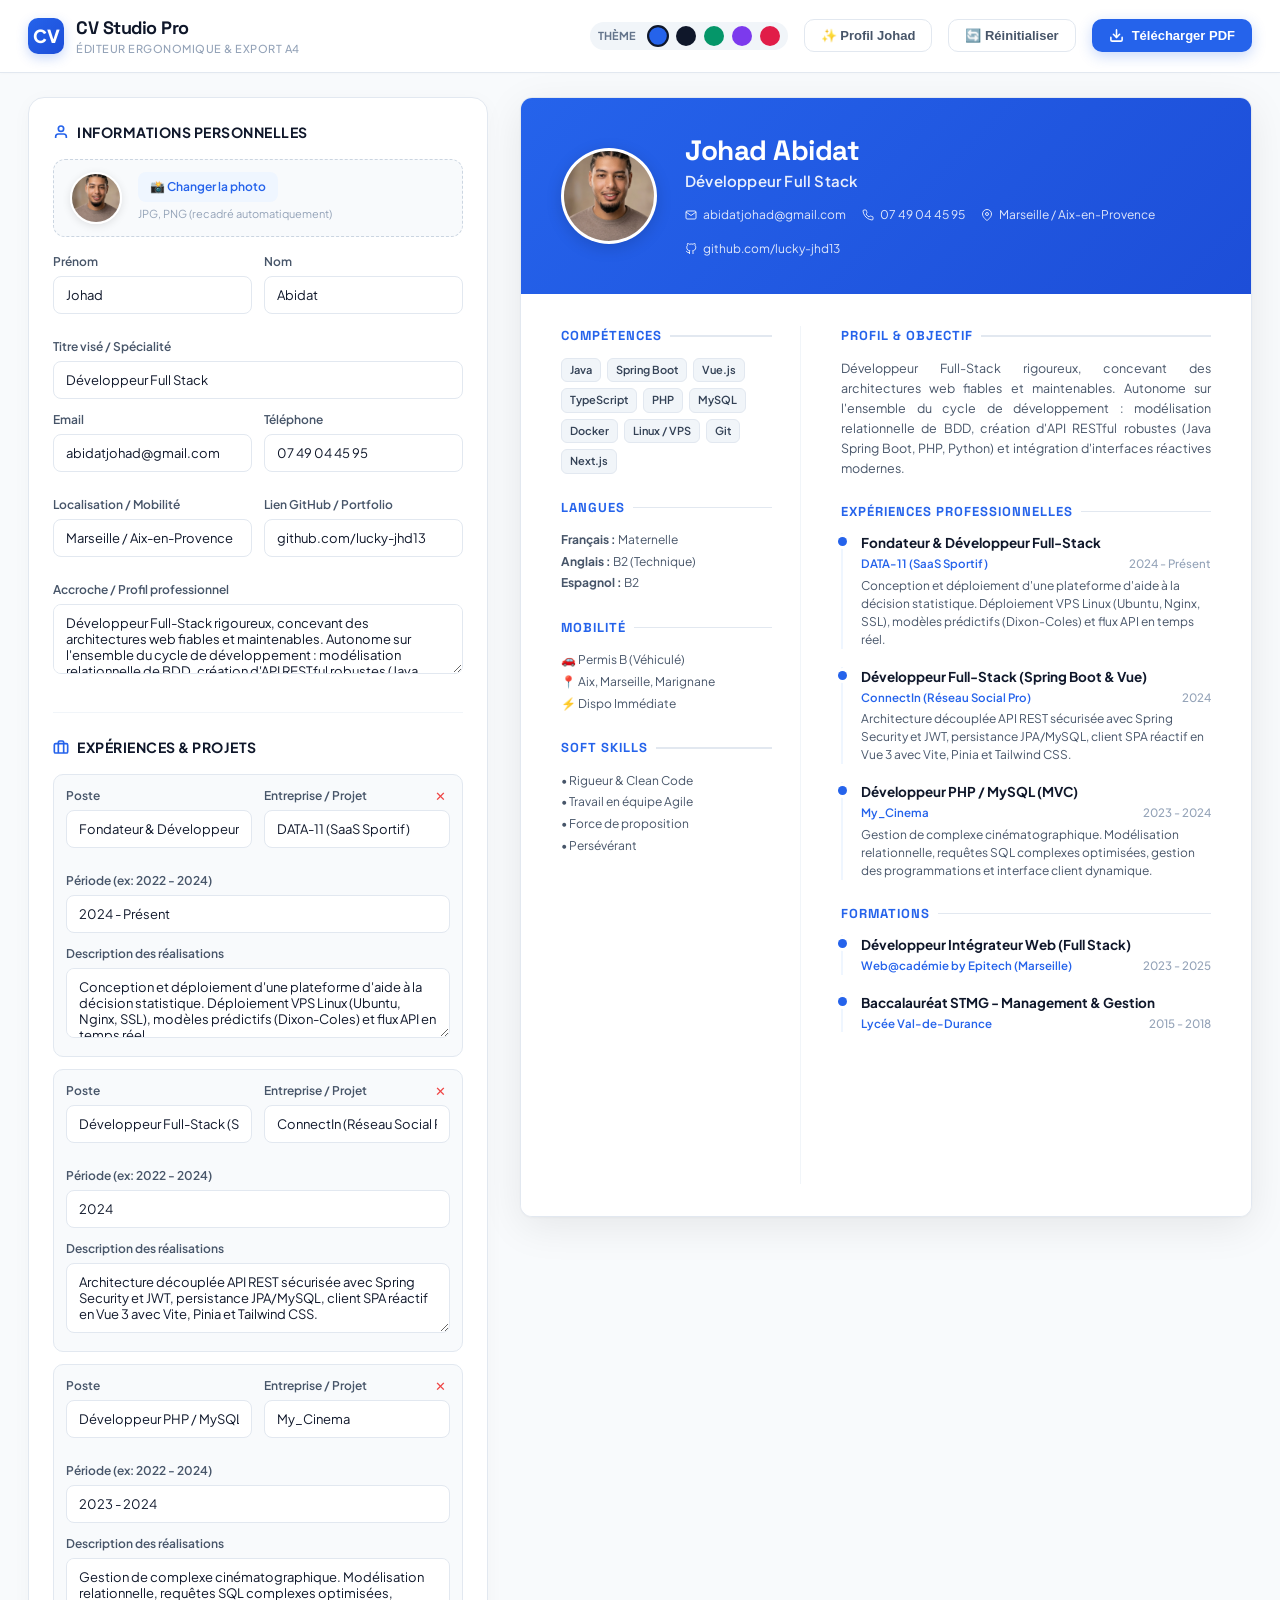
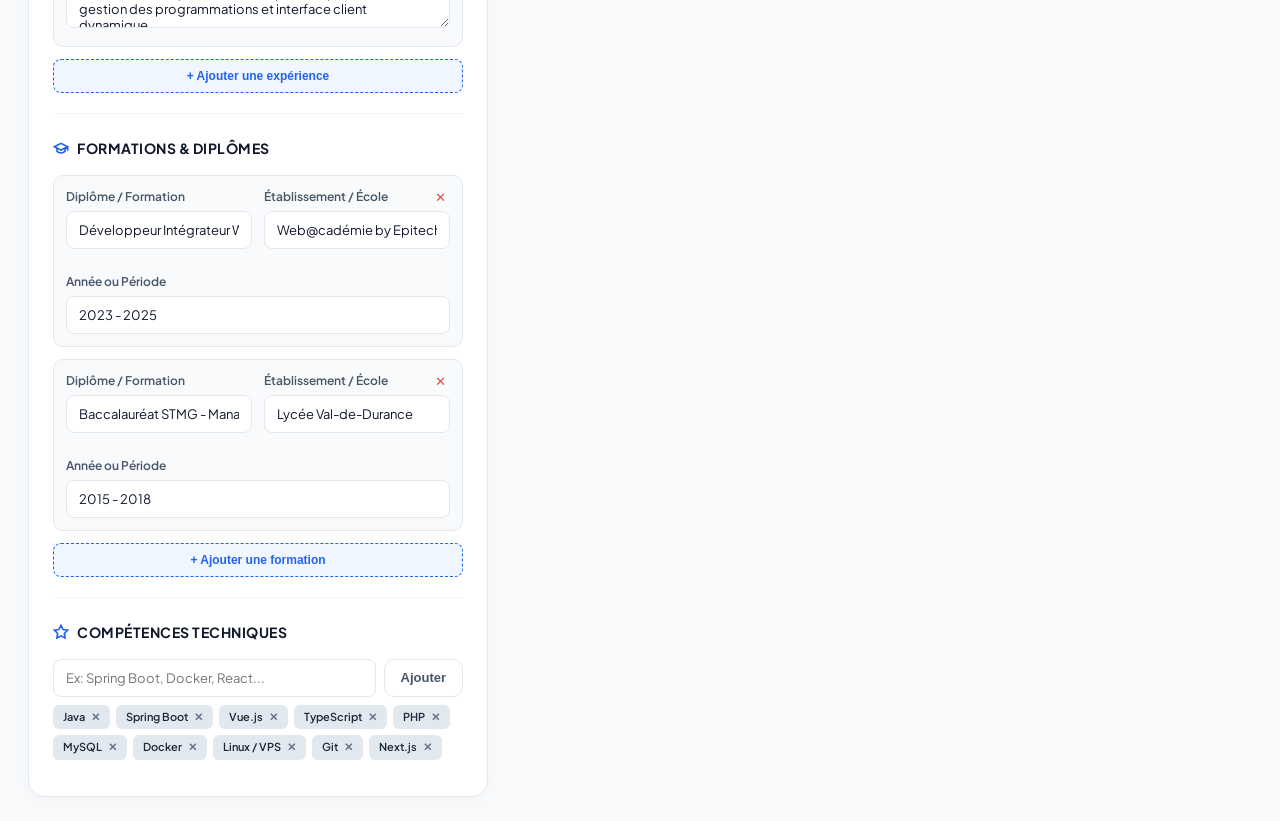
<file: demos/cv-generator/index.html>
<!DOCTYPE html>
<html lang="fr">
<head>
    <meta charset="UTF-8">
    <meta name="viewport" content="width=device-width, initial-scale=1.0">
    <title>CV Studio — Générateur de CV Moderne</title>
    <link rel="stylesheet" href="style.css?v=20261001_CLEAN">
</head>
<body>

    <!-- Header & Action Toolbar -->
    <header class="app-navbar">
        <div class="brand-wrapper">
            <div class="brand-badge" id="brand-badge-icon">CV</div>
            <div>
                <h1 class="brand-title">CV Studio Pro</h1>
                <div class="brand-sub">Éditeur Ergonomique &amp; Export A4</div>
            </div>
        </div>

        <div class="nav-actions">
            <!-- Theme Color Selector -->
            <div class="color-picker-group" title="Changer la couleur d'accent">
                <span style="font-size: 11px; font-weight: 700; color: #64748b; margin-right: 4px;">THÈME</span>
                <span class="color-dot active" data-color="#2563eb" style="background: #2563eb;" title="Bleu Royal"></span>
                <span class="color-dot" data-color="#0f172a" style="background: #0f172a;" title="Noir / Ardoise"></span>
                <span class="color-dot" data-color="#059669" style="background: #059669;" title="Vert Émeraude"></span>
                <span class="color-dot" data-color="#7c3aed" style="background: #7c3aed;" title="Violet Moderne"></span>
                <span class="color-dot" data-color="#e11d48" style="background: #e11d48;" title="Rouge Cardinal"></span>
            </div>

            <button type="button" class="btn-nav btn-outline-nav" id="btn-prefill-johad" title="Remplir avec le profil complet">
                <span>✨ Profil Johad</span>
            </button>

            <button type="button" class="btn-nav btn-outline-nav" id="btn-reset-form" title="Remettre à zéro">
                <span>🔄 Réinitialiser</span>
            </button>

            <button type="button" class="btn-nav btn-accent-nav" onclick="window.print()" title="Imprimer ou enregistrer en PDF">
                <svg width="15" height="15" viewBox="0 0 24 24" fill="none" stroke="currentColor" stroke-width="2.5" stroke-linecap="round" stroke-linejoin="round">
                    <path d="M21 15v4a2 2 0 0 1-2 2H5a2 2 0 0 1-2-2v-4"></path>
                    <polyline points="7 10 12 15 17 10"></polyline>
                    <line x1="12" y1="15" x2="12" y2="3"></line>
                </svg>
                <span>Télécharger PDF</span>
            </button>
        </div>
    </header>

    <!-- Main Workspace -->
    <main class="app-container">
        
        <!-- Left: Editor Panel -->
        <aside class="editor-panel">
            <form id="cv-editor-form" onsubmit="return false;">
                
                <!-- Section 1: Profil & Contact -->
                <div class="editor-section">
                    <div class="section-head">
                        <span class="section-title">
                            <svg width="16" height="16" viewBox="0 0 24 24" fill="none" stroke="currentColor" stroke-width="2.5"><path d="M20 21v-2a4 4 0 0 0-4-4H8a4 4 0 0 0-4 4v2"></path><circle cx="12" cy="7" r="4"></circle></svg>
                            Informations Personnelles
                        </span>
                    </div>

                    <!-- Photo Upload -->
                    <div class="photo-upload-box">
                        <img src="../../photo-profil-opt.jpg" alt="Aperçu photo" id="editor-photo-thumb" class="photo-thumb">
                        <div>
                            <label for="input-photo-file" class="photo-input-label">📸 Changer la photo</label>
                            <input type="file" id="input-photo-file" accept="image/*" style="display: none;">
                            <div style="font-size: 11px; color: #94a3b8; margin-top: 4px;">JPG, PNG (recadré automatiquement)</div>
                        </div>
                    </div>

                    <div class="form-grid-2">
                        <div class="form-group">
                            <label class="form-label">Prénom</label>
                            <input type="text" id="input-prenom" class="input-field" value="Johad" placeholder="Ex: Jean">
                        </div>
                        <div class="form-group">
                            <label class="form-label">Nom</label>
                            <input type="text" id="input-nom" class="input-field" value="Abidat" placeholder="Ex: Dupont">
                        </div>
                    </div>

                    <div class="form-group">
                        <label class="form-label">Titre visé / Spécialité</label>
                        <input type="text" id="input-titre" class="input-field" value="Développeur Full Stack" placeholder="Ex: Développeur Web Full Stack">
                    </div>

                    <div class="form-grid-2">
                        <div class="form-group">
                            <label class="form-label">Email</label>
                            <input type="email" id="input-email" class="input-field" value="abidatjohad@gmail.com" placeholder="nom@exemple.com">
                        </div>
                        <div class="form-group">
                            <label class="form-label">Téléphone</label>
                            <input type="tel" id="input-tel" class="input-field" value="07 49 04 45 95" placeholder="06 12 34 56 78">
                        </div>
                    </div>

                    <div class="form-grid-2">
                        <div class="form-group">
                            <label class="form-label">Localisation / Mobilité</label>
                            <input type="text" id="input-ville" class="input-field" value="Marseille / Aix-en-Provence" placeholder="Ex: Paris">
                        </div>
                        <div class="form-group">
                            <label class="form-label">Lien GitHub / Portfolio</label>
                            <input type="text" id="input-github" class="input-field" value="github.com/lucky-jhd13" placeholder="github.com/pseudo">
                        </div>
                    </div>

                    <div class="form-group">
                        <label class="form-label">Accroche / Profil professionnel</label>
                        <textarea id="input-bio" class="input-field" rows="3" placeholder="Présentez brièvement vos compétences clés et votre valeur ajoutée...">Développeur Full-Stack rigoureux, concevant des architectures web fiables et maintenables. Autonome sur l'ensemble du cycle de développement : modélisation relationnelle de BDD, création d'API RESTful robustes (Java Spring Boot, PHP, Python) et intégration d'interfaces réactives modernes.</textarea>
                    </div>
                </div>

                <!-- Section 2: Expériences -->
                <div class="editor-section">
                    <div class="section-head">
                        <span class="section-title">
                            <svg width="16" height="16" viewBox="0 0 24 24" fill="none" stroke="currentColor" stroke-width="2.5"><rect x="2" y="7" width="20" height="14" rx="2" ry="2"></rect><path d="M16 21V5a2 2 0 0 0-2-2h-4a2 2 0 0 0-2 2v16"></path></svg>
                            Expériences &amp; Projets
                        </span>
                    </div>
                    <div id="editor-experiences-list"></div>
                    <button type="button" class="btn-add-section" onclick="addExperience()">
                        <span>+ Ajouter une expérience</span>
                    </button>
                </div>

                <!-- Section 3: Formations -->
                <div class="editor-section">
                    <div class="section-head">
                        <span class="section-title">
                            <svg width="16" height="16" viewBox="0 0 24 24" fill="none" stroke="currentColor" stroke-width="2.5"><path d="M22 10v6M2 10l10-5 10 5-10 5z"></path><path d="M6 12v5c3 3 9 3 12 0v-5"></path></svg>
                            Formations &amp; Diplômes
                        </span>
                    </div>
                    <div id="editor-formations-list"></div>
                    <button type="button" class="btn-add-section" onclick="addFormation()">
                        <span>+ Ajouter une formation</span>
                    </button>
                </div>

                <!-- Section 4: Compétences -->
                <div class="editor-section">
                    <div class="section-head">
                        <span class="section-title">
                            <svg width="16" height="16" viewBox="0 0 24 24" fill="none" stroke="currentColor" stroke-width="2.5"><polygon points="12 2 15.09 8.26 22 9.27 17 14.14 18.18 21.02 12 17.77 5.82 21.02 7 14.14 2 9.27 8.91 8.26 12 2"></polygon></svg>
                            Compétences Techniques
                        </span>
                    </div>
                    <div class="form-group">
                        <div style="display: flex; gap: 8px;">
                            <input type="text" id="input-new-skill" class="input-field" placeholder="Ex: Spring Boot, Docker, React...">
                            <button type="button" class="btn-nav btn-outline-nav" onclick="addSkillFromInput()">Ajouter</button>
                        </div>
                        <div id="editor-skills-cloud" class="skill-tags-wrapper"></div>
                    </div>
                </div>

            </form>
        </aside>

        <!-- Right: A4 Document Live Preview -->
        <section class="preview-container">
            <div class="a4-sheet" id="cv-a4-document">
                
                <!-- A4 Header Band -->
                <div class="cv-header-band">
                    <div class="cv-avatar-frame">
                        <img src="../../photo-profil-opt.jpg" alt="Photo CV" id="preview-avatar">
                    </div>
                    <div class="cv-header-text">
                        <h2 class="cv-candidate-name">
                            <span id="preview-prenom">Johad</span> <span id="preview-nom">Abidat</span>
                        </h2>
                        <div class="cv-candidate-title" id="preview-titre">Développeur Full Stack</div>
                        <div class="cv-quick-contact">
                            <span class="contact-pill-item">
                                <svg width="12" height="12" viewBox="0 0 24 24" fill="none" stroke="currentColor" stroke-width="2"><path d="M4 4h16c1.1 0 2 .9 2 2v12c0 1.1-.9 2-2 2H4c-1.1 0-2-.9-2-2V6c0-1.1.9-2 2-2z"></path><polyline points="22,6 12,13 2,6"></polyline></svg>
                                <span id="preview-email">abidatjohad@gmail.com</span>
                            </span>
                            <span class="contact-pill-item">
                                <svg width="12" height="12" viewBox="0 0 24 24" fill="none" stroke="currentColor" stroke-width="2"><path d="M22 16.92v3a2 2 0 0 1-2.18 2 19.79 19.79 0 0 1-8.63-3.07 19.5 19.5 0 0 1-6-6 19.79 19.79 0 0 1-3.07-8.67A2 2 0 0 1 4.11 2h3a2 2 0 0 1 2 1.72 12.84 12.84 0 0 0 .7 2.81 2 2 0 0 1-.45 2.11L8.09 9.91a16 16 0 0 0 6 6l1.27-1.27a2 2 0 0 1 2.11-.45 12.84 12.84 0 0 0 2.81.7A2 2 0 0 1 22 16.92z"></path></svg>
                                <span id="preview-tel">07 49 04 45 95</span>
                            </span>
                            <span class="contact-pill-item">
                                <svg width="12" height="12" viewBox="0 0 24 24" fill="none" stroke="currentColor" stroke-width="2"><path d="M21 10c0 7-9 13-9 13s-9-6-9-13a9 9 0 0 1 18 0z"></path><circle cx="12" cy="10" r="3"></circle></svg>
                                <span id="preview-ville">Marseille / Aix</span>
                            </span>
                            <span class="contact-pill-item">
                                <svg width="12" height="12" viewBox="0 0 24 24" fill="none" stroke="currentColor" stroke-width="2"><path d="M9 19c-5 1.5-5-2.5-7-3m14 6v-3.87a3.37 3.37 0 0 0-.94-2.61c3.14-.35 6.44-1.54 6.44-7A5.44 5.44 0 0 0 20 4.77 5.07 5.07 0 0 0 19.91 1S18.73.65 16 2.48a13.38 13.38 0 0 0-7 0C6.27.65 5.09 1 5.09 1A5.07 5.07 0 0 0 5 4.77a5.44 5.44 0 0 0-1.5 3.78c0 5.42 3.3 6.61 6.44 7A3.37 3.37 0 0 0 9 18.13V22"></path></svg>
                                <span id="preview-github">github.com/lucky-jhd13</span>
                            </span>
                        </div>
                    </div>
                </div>

                <!-- A4 Body Columns -->
                <div class="cv-body-grid">
                    
                    <!-- Left Sidebar Column -->
                    <aside class="cv-sidebar-col">
                        
                        <div class="cv-block">
                            <h3 class="cv-block-title">Compétences</h3>
                            <div class="preview-skill-chips" id="preview-skills-container"></div>
                        </div>

                        <div class="cv-block">
                            <h3 class="cv-block-title">Langues</h3>
                            <div style="font-size: 12px; color: var(--text-secondary); line-height: 1.8;">
                                <div><strong>Français :</strong> Maternelle</div>
                                <div><strong>Anglais :</strong> B2 (Technique)</div>
                                <div><strong>Espagnol :</strong> B2</div>
                            </div>
                        </div>

                        <div class="cv-block">
                            <h3 class="cv-block-title">Mobilité</h3>
                            <div style="font-size: 12px; color: var(--text-secondary); line-height: 1.8;">
                                <div>🚗 Permis B (Véhiculé)</div>
                                <div>📍 Aix, Marseille, Marignane</div>
                                <div>⚡ Dispo Immédiate</div>
                            </div>
                        </div>

                        <div class="cv-block">
                            <h3 class="cv-block-title">Soft Skills</h3>
                            <div style="font-size: 12px; color: var(--text-secondary); line-height: 1.8;">
                                <div>• Rigueur &amp; Clean Code</div>
                                <div>• Travail en équipe Agile</div>
                                <div>• Force de proposition</div>
                                <div>• Persévérant</div>
                            </div>
                        </div>

                    </aside>

                    <!-- Right Main Column -->
                    <section class="cv-main-col">
                        
                        <div class="cv-block">
                            <h3 class="cv-block-title">Profil &amp; Objectif</h3>
                            <p class="cv-bio-text" id="preview-bio">
                                Développeur Full-Stack rigoureux, concevant des architectures web fiables et maintenables. Autonome sur l'ensemble du cycle de développement : modélisation relationnelle de BDD, création d'API RESTful robustes (Java Spring Boot, PHP, Python) et intégration d'interfaces réactives modernes.
                            </p>
                        </div>

                        <div class="cv-block">
                            <h3 class="cv-block-title">Expériences Professionnelles</h3>
                            <div id="preview-experiences-list"></div>
                        </div>

                        <div class="cv-block">
                            <h3 class="cv-block-title">Formations</h3>
                            <div id="preview-formations-list"></div>
                        </div>

                    </section>

                </div>

            </div>
        </section>

    </main>

    <script src="script.js?v=20261001_CLEAN"></script>
</body>
</html>
</file>
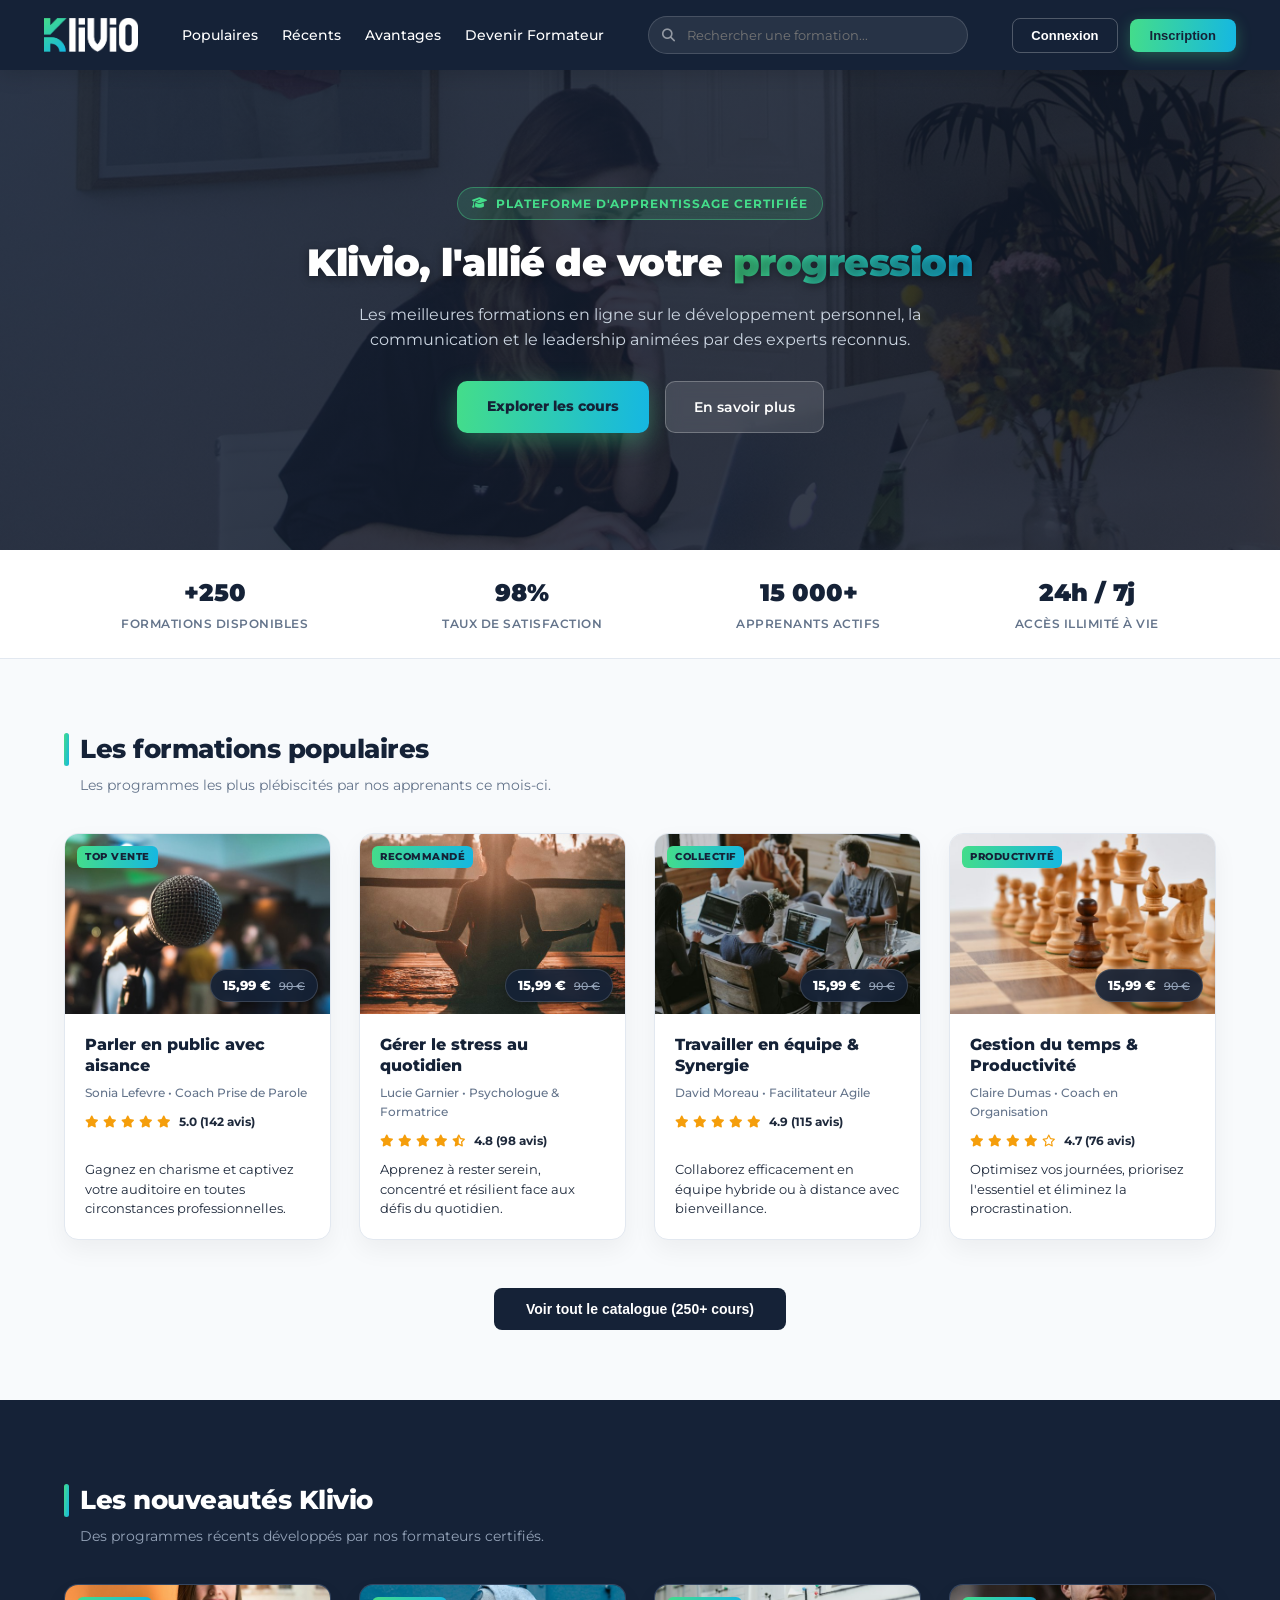
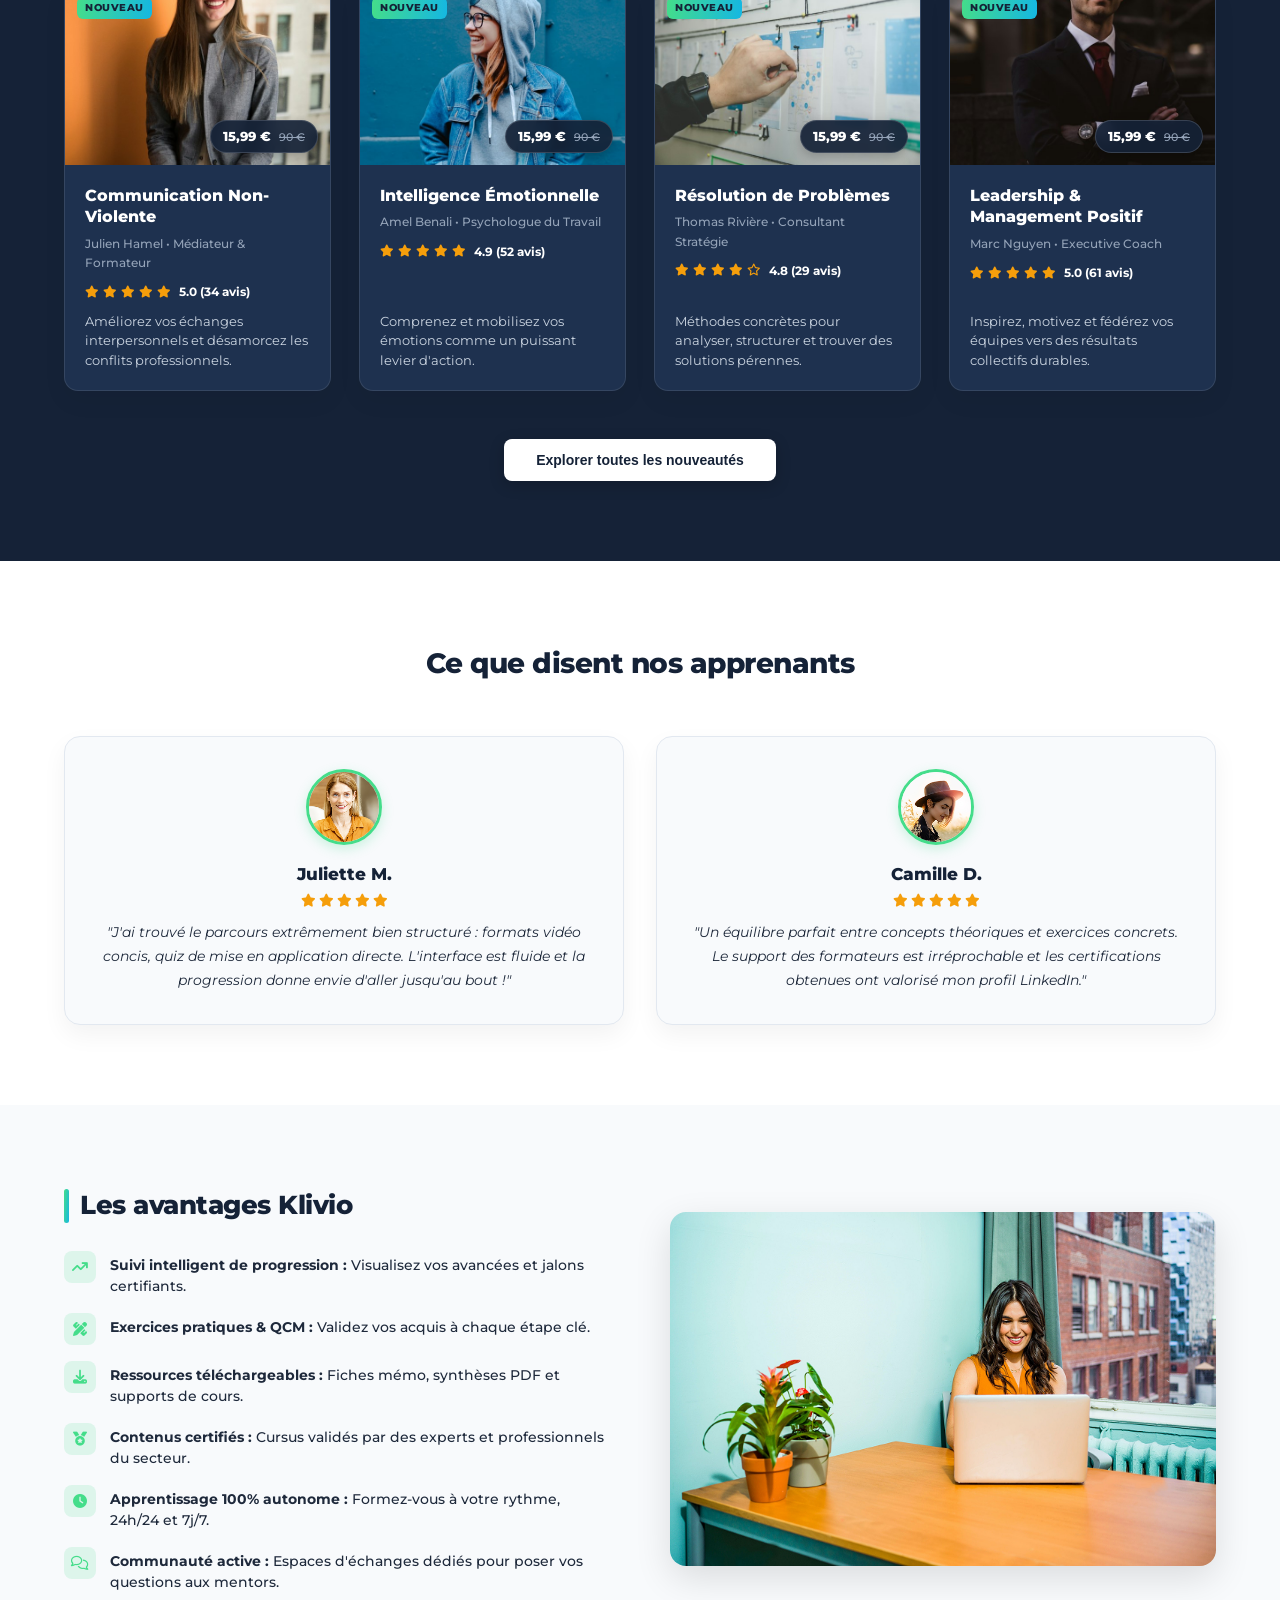
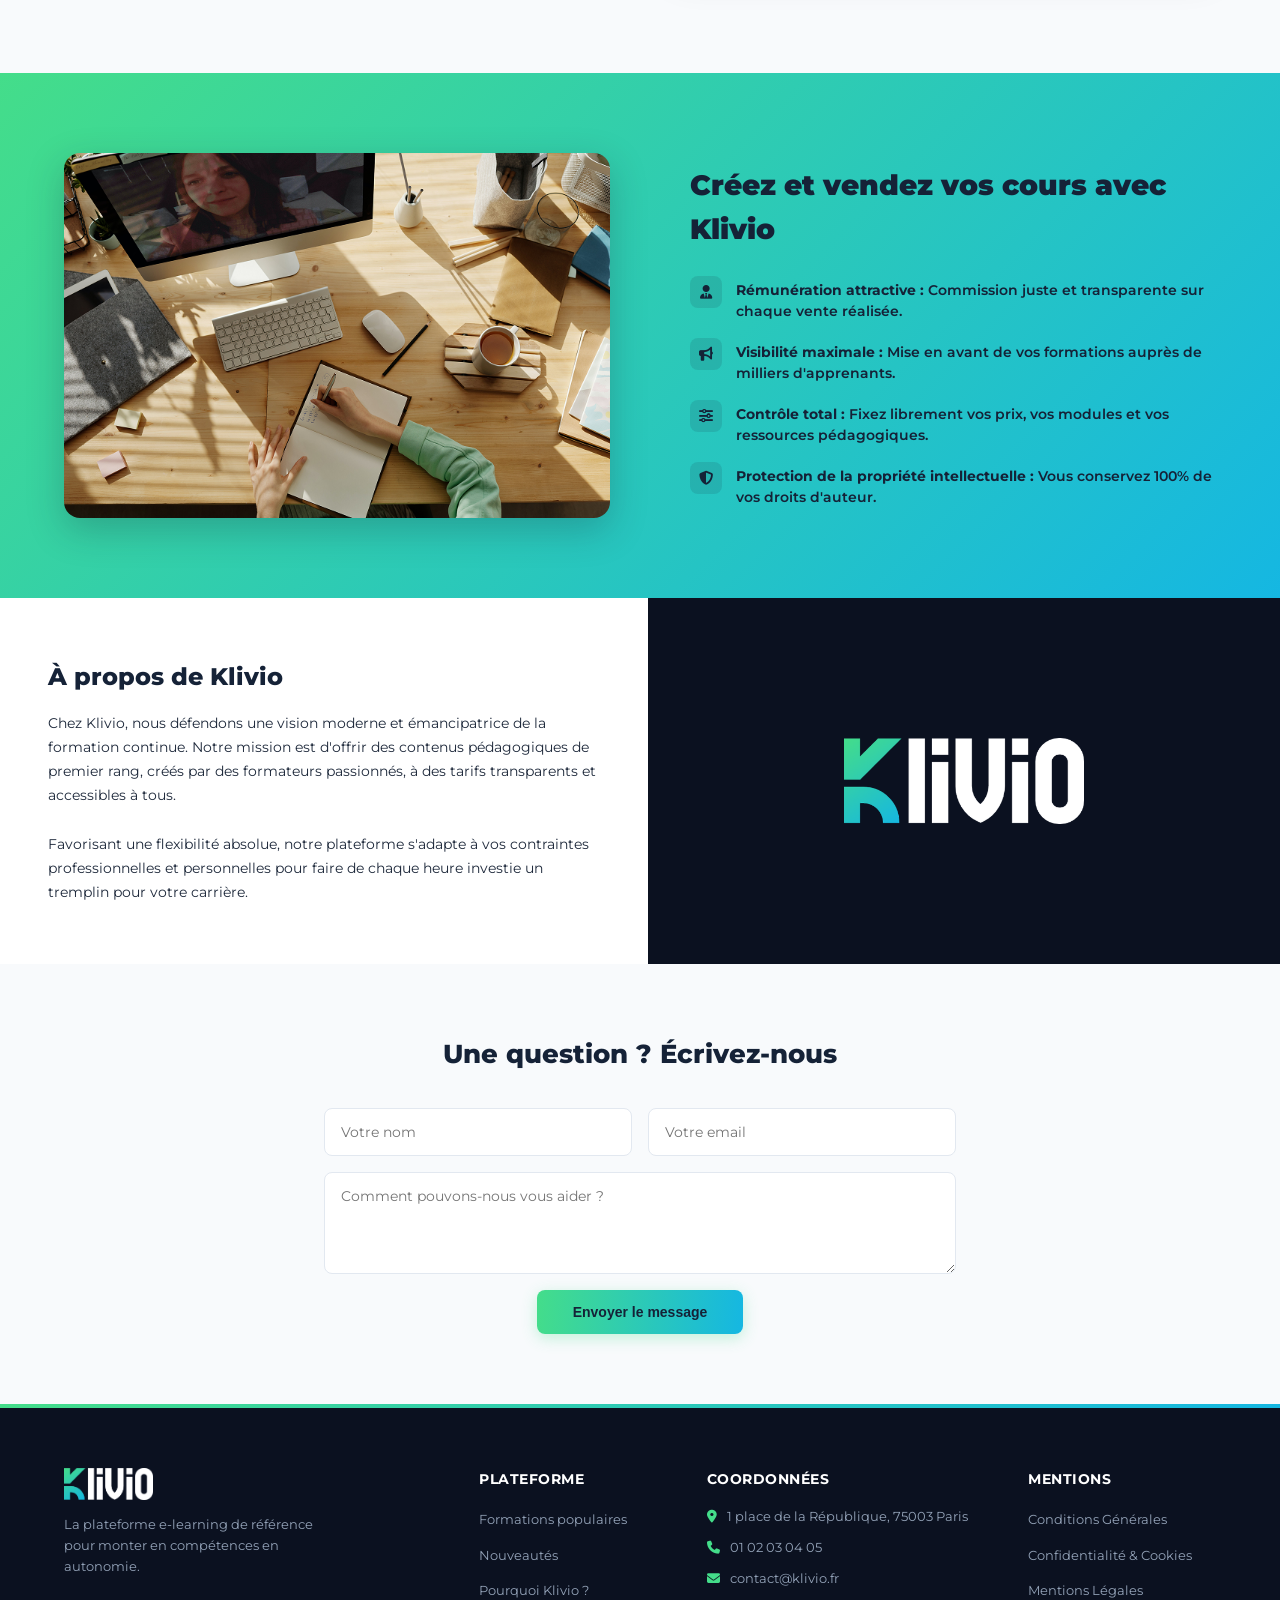
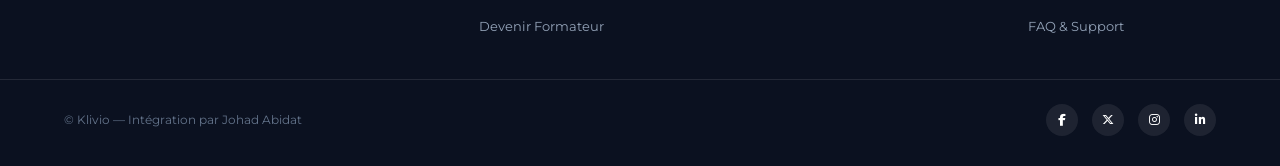
<file: demos/klivio/index.html>
<!DOCTYPE html>
<html lang="fr">
<head>
    <meta charset="UTF-8">
    <meta name="viewport" content="width=device-width, initial-scale=1.0">
    <title>Klivio — Plateforme de Formations en Ligne</title>
    <link rel="stylesheet" href="styles.css?v=20261001_V2_RESPONSIVE">
    <link rel="stylesheet" href="https://cdnjs.cloudflare.com/ajax/libs/font-awesome/6.4.0/css/all.min.css">
    <link rel="preconnect" href="https://fonts.googleapis.com">
    <link rel="preconnect" href="https://fonts.gstatic.com" crossorigin>
    <link href="https://fonts.googleapis.com/css2?family=Montserrat:wght@300;400;500;600;700;800;900&display=swap" rel="stylesheet">
</head>
<body>

    <!-- Header & Navigation Bar -->
    <header class="header">
        <nav class="nav">
            <a href="index.html" class="nav_brand">
                <img src="resources/ressources/logo.png" alt="Klivio Logo" class="nav_logo">
            </a>

            <ul class="nav_links">
                <li><a href="#formations-populaires" class="nav_link">Populaires</a></li>
                <li><a href="#formations-recentes" class="nav_link">Récents</a></li>
                <li><a href="#avantages" class="nav_link">Avantages</a></li>
                <li><a href="#formateur" class="nav_link">Devenir Formateur</a></li>
            </ul>

            <div class="nav_recherche">
                <i class="fa-solid fa-magnifying-glass search-icon"></i>
                <input type="text" placeholder="Rechercher une formation..." aria-label="Rechercher">
            </div>

            <div class="nav_buttons">
                <button class="btn-connexion" type="button">Connexion</button>
                <button class="btn-inscription" type="button">Inscription</button>
            </div>
        </nav>
    </header>

    <!-- Hero Section -->
    <section class="banierre">
        <div class="container">
            <div class="hero-badge">
                <i class="fa-solid fa-graduation-cap"></i>
                Plateforme d'Apprentissage Certifiée
            </div>

            <h1 class="titre-hero">
                Klivio, l'allié de votre <span>progression</span>
            </h1>
            
            <p class="sous-titre-hero">
                Les meilleures formations en ligne sur le développement personnel, la communication et le leadership animées par des experts reconnus.
            </p>
            
            <div class="hero-actions">
                <a href="#formations-populaires" class="btn-hero-primary">Explorer les cours</a>
                <a href="#avantages" class="btn-hero-secondary">En savoir plus</a>
            </div>
        </div>
    </section>

    <!-- Stats Ribbon -->
    <section class="stats-ribbon">
        <div class="container stats-grid">
            <div class="stat-item">
                <h4>+250</h4>
                <p>Formations Disponibles</p>
            </div>
            <div class="stat-item">
                <h4>98%</h4>
                <p>Taux de Satisfaction</p>
            </div>
            <div class="stat-item">
                <h4>15 000+</h4>
                <p>Apprenants Actifs</p>
            </div>
            <div class="stat-item">
                <h4>24h / 7j</h4>
                <p>Accès Illimité à Vie</p>
            </div>
        </div>
    </section>

    <!-- Section 1 : Formations Populaires -->
    <section class="section-populaires" id="formations-populaires">
        <div class="container">
            <div class="section-head-wrap">
                <div>
                    <h2 class="titre-section">Les formations populaires</h2>
                    <p class="sous-titre-section">Les programmes les plus plébiscités par nos apprenants ce mois-ci.</p>
                </div>
            </div>
            
            <div class="grille-formations">

                <!-- Course 1: Parler en public -->
                <article class="carte">
                    <div class="carte-image-wrap">
                        <img src="resources/courses/course-speech.jpg" alt="Parler en public">
                        <span class="carte-badge-top">Top Vente</span>
                        <span class="prix-tag">15,99 € <span class="prix-barre">90 €</span></span>
                    </div>
                    
                    <div class="carte-contenu">
                        <div>
                            <h3 class="carte-titre">Parler en public avec aisance</h3>
                            <p class="carte-auteur">Sonia Lefevre • Coach Prise de Parole</p>
                            
                            <div class="carte-avis">
                                <i class="fa-solid fa-star"></i>
                                <i class="fa-solid fa-star"></i>
                                <i class="fa-solid fa-star"></i>
                                <i class="fa-solid fa-star"></i>
                                <i class="fa-solid fa-star"></i>
                                <span class="carte-note-text">5.0 (142 avis)</span>
                            </div>
                        </div>
                        <p class="carte-desc">Gagnez en charisme et captivez votre auditoire en toutes circonstances professionnelles.</p>
                    </div>
                </article>

                <!-- Course 2: Gérer le stress -->
                <article class="carte">
                    <div class="carte-image-wrap">
                        <img src="resources/courses/course-stress.jpg" alt="Gérer le stress">
                        <span class="carte-badge-top">Recommandé</span>
                        <span class="prix-tag">15,99 € <span class="prix-barre">90 €</span></span>
                    </div>
                    
                    <div class="carte-contenu">
                        <div>
                            <h3 class="carte-titre">Gérer le stress au quotidien</h3>
                            <p class="carte-auteur">Lucie Garnier • Psychologue &amp; Formatrice</p>
                            
                            <div class="carte-avis">
                                <i class="fa-solid fa-star"></i>
                                <i class="fa-solid fa-star"></i>
                                <i class="fa-solid fa-star"></i>
                                <i class="fa-solid fa-star"></i>
                                <i class="fa-solid fa-star-half-stroke"></i>
                                <span class="carte-note-text">4.8 (98 avis)</span>
                            </div>
                        </div>
                        <p class="carte-desc">Apprenez à rester serein, concentré et résilient face aux défis du quotidien.</p>
                    </div>
                </article>
                            
                <!-- Course 3: Travailler en équipe -->
                <article class="carte">
                    <div class="carte-image-wrap">
                        <img src="resources/courses/course-team.jpg" alt="Travailler en équipe">
                        <span class="carte-badge-top">Collectif</span>
                        <span class="prix-tag">15,99 € <span class="prix-barre">90 €</span></span>
                    </div>
                    
                    <div class="carte-contenu">
                        <div>
                            <h3 class="carte-titre">Travailler en équipe &amp; Synergie</h3>
                            <p class="carte-auteur">David Moreau • Facilitateur Agile</p>
                            
                            <div class="carte-avis">
                                <i class="fa-solid fa-star"></i>
                                <i class="fa-solid fa-star"></i>
                                <i class="fa-solid fa-star"></i>
                                <i class="fa-solid fa-star"></i>
                                <i class="fa-solid fa-star"></i>
                                <span class="carte-note-text">4.9 (115 avis)</span>
                            </div>
                        </div>
                        <p class="carte-desc">Collaborez efficacement en équipe hybride ou à distance avec bienveillance.</p>
                    </div>
                </article>
                
                <!-- Course 4: Gérer son temps -->
                <article class="carte">
                    <div class="carte-image-wrap">
                        <img src="resources/courses/course-decision.jpg" alt="Gérer son temps">
                        <span class="carte-badge-top">Productivité</span>
                        <span class="prix-tag">15,99 € <span class="prix-barre">90 €</span></span>
                    </div>
                    
                    <div class="carte-contenu">
                        <div>
                            <h3 class="carte-titre">Gestion du temps &amp; Productivité</h3>
                            <p class="carte-auteur">Claire Dumas • Coach en Organisation</p>
                            
                            <div class="carte-avis">
                                <i class="fa-solid fa-star"></i>
                                <i class="fa-solid fa-star"></i>
                                <i class="fa-solid fa-star"></i>
                                <i class="fa-solid fa-star"></i>
                                <i class="fa-regular fa-star"></i>
                                <span class="carte-note-text">4.7 (76 avis)</span>
                            </div>
                        </div>
                        <p class="carte-desc">Optimisez vos journées, priorisez l'essentiel et éliminez la procrastination.</p>
                    </div>
                </article>

            </div>
                
            <div class="bouton-container">
                <button class="btn-sombre">Voir tout le catalogue (250+ cours)</button>
            </div>
            
        </div>
    </section>

    <!-- Section 2 : Formations Récentes -->
    <section class="section-recentes" id="formations-recentes">
        <div class="container">
            <div class="section-head-wrap">
                <div>
                    <h2 class="titre-section titre-blanc">Les nouveautés Klivio</h2>
                    <p class="sous-titre-section" style="color: #94a3b8;">Des programmes récents développés par nos formateurs certifiés.</p>
                </div>
            </div>
            
            <div class="grille-formations">

                <!-- Course 5: Mieux communiquer -->
                <article class="carte">
                    <div class="carte-image-wrap">
                        <img src="resources/courses/course-communication.jpg" alt="Mieux communiquer">
                        <span class="carte-badge-top">Nouveau</span>
                        <span class="prix-tag">15,99 € <span class="prix-barre">90 €</span></span>
                    </div>
                    <div class="carte-contenu">
                        <div>
                            <h3 class="carte-titre">Communication Non-Violente</h3>
                            <p class="carte-auteur">Julien Hamel • Médiateur &amp; Formateur</p>
                            <div class="carte-avis">
                                <i class="fa-solid fa-star"></i><i class="fa-solid fa-star"></i><i class="fa-solid fa-star"></i><i class="fa-solid fa-star"></i><i class="fa-solid fa-star"></i>
                                <span class="carte-note-text">5.0 (34 avis)</span>
                            </div>
                        </div>
                        <p class="carte-desc">Améliorez vos échanges interpersonnels et désamorcez les conflits professionnels.</p>
                    </div>
                </article>

                <!-- Course 6: Maîtriser ses émotions -->
                <article class="carte">
                    <div class="carte-image-wrap">
                        <img src="resources/courses/course-emotions.jpg" alt="Maîtriser ses émotions">
                        <span class="carte-badge-top">Nouveau</span>
                        <span class="prix-tag">15,99 € <span class="prix-barre">90 €</span></span>
                    </div>
                    <div class="carte-contenu">
                        <div>
                            <h3 class="carte-titre">Intelligence Émotionnelle</h3>
                            <p class="carte-auteur">Amel Benali • Psychologue du Travail</p>
                            <div class="carte-avis">
                                <i class="fa-solid fa-star"></i><i class="fa-solid fa-star"></i><i class="fa-solid fa-star"></i><i class="fa-solid fa-star"></i><i class="fa-solid fa-star"></i>
                                <span class="carte-note-text">4.9 (52 avis)</span>
                            </div>
                        </div>
                        <p class="carte-desc">Comprenez et mobilisez vos émotions comme un puissant levier d'action.</p>
                    </div>
                </article>
                
                <!-- Course 7: Résoudre les problèmes -->
                <article class="carte">
                    <div class="carte-image-wrap">
                        <img src="resources/courses/course-problems.jpg" alt="Résoudre les problèmes">
                        <span class="carte-badge-top">Nouveau</span>
                        <span class="prix-tag">15,99 € <span class="prix-barre">90 €</span></span>
                    </div>
                    <div class="carte-contenu">
                        <div>
                            <h3 class="carte-titre">Résolution de Problèmes</h3>
                            <p class="carte-auteur">Thomas Rivière • Consultant Stratégie</p>
                            <div class="carte-avis">
                                <i class="fa-solid fa-star"></i><i class="fa-solid fa-star"></i><i class="fa-solid fa-star"></i><i class="fa-solid fa-star"></i><i class="fa-regular fa-star"></i>
                                <span class="carte-note-text">4.8 (29 avis)</span>
                            </div>
                        </div>
                        <p class="carte-desc">Méthodes concrètes pour analyser, structurer et trouver des solutions pérennes.</p>
                    </div>
                </article>
                
                <!-- Course 8: Leadership positif -->
                <article class="carte">
                    <div class="carte-image-wrap">
                        <img src="resources/courses/course-leadership.jpg" alt="Leadership positif">
                        <span class="carte-badge-top">Nouveau</span>
                        <span class="prix-tag">15,99 € <span class="prix-barre">90 €</span></span>
                    </div>
                    <div class="carte-contenu">
                        <div>
                            <h3 class="carte-titre">Leadership &amp; Management Positif</h3>
                            <p class="carte-auteur">Marc Nguyen • Executive Coach</p>
                            <div class="carte-avis">
                                <i class="fa-solid fa-star"></i><i class="fa-solid fa-star"></i><i class="fa-solid fa-star"></i><i class="fa-solid fa-star"></i><i class="fa-solid fa-star"></i>
                                <span class="carte-note-text">5.0 (61 avis)</span>
                            </div>
                        </div>
                        <p class="carte-desc">Inspirez, motivez et fédérez vos équipes vers des résultats collectifs durables.</p>
                    </div>
                </article>

            </div>
                
            <div class="bouton-container">
                <button class="btn-blanc">Explorer toutes les nouveautés</button>
            </div>
            
        </div>
    </section>

    <!-- Section 3 : Témoignages & Avis -->
    <section class="section-avis">
        <div class="container">
            <h2 class="titre-section titre-centre">Ce que disent nos apprenants</h2>
            
            <div class="conteneur-temoignages">
                
                <div class="avis-card">
                    <img src="resources/ressources/juliette.png" alt="Juliette" class="avis-photo">
                    <h3 class="avis-nom">Juliette M.</h3>
                    <div class="avis-stars">
                        <i class="fa-solid fa-star"></i><i class="fa-solid fa-star"></i><i class="fa-solid fa-star"></i><i class="fa-solid fa-star"></i><i class="fa-solid fa-star"></i>
                    </div>
                    <p class="avis-texte">
                        "J'ai trouvé le parcours extrêmement bien structuré : formats vidéo concis, quiz de mise en application directe. L'interface est fluide et la progression donne envie d'aller jusqu'au bout !"
                    </p>
                </div>

                <div class="avis-card">
                    <img src="resources/ressources/camille.png" alt="Camille" class="avis-photo">
                    <h3 class="avis-nom">Camille D.</h3>
                    <div class="avis-stars">
                        <i class="fa-solid fa-star"></i><i class="fa-solid fa-star"></i><i class="fa-solid fa-star"></i><i class="fa-solid fa-star"></i><i class="fa-solid fa-star"></i>
                    </div>
                    <p class="avis-texte">
                        "Un équilibre parfait entre concepts théoriques et exercices concrets. Le support des formateurs est irréprochable et les certifications obtenues ont valorisé mon profil LinkedIn."
                    </p>
                </div>

            </div>
        </div>
    </section>

    <!-- Section 4 : Avantages Klivio -->
    <section class="section-avantages" id="avantages">
        <div class="container">
            <div class="conteneur-split">
                
                <div class="colonne-texte">
                    <h2 class="titre-section align-gauche">Les avantages Klivio</h2>
                    
                    <ul class="liste-avantages">
                        <li>
                            <span class="icone-verte"><i class="fa-solid fa-arrow-trend-up"></i></span>
                            <span class="texte-avantage"><strong>Suivi intelligent de progression :</strong> Visualisez vos avancées et jalons certifiants.</span>
                        </li>
                        <li>
                            <span class="icone-verte"><i class="fa-solid fa-pen-ruler"></i></span>
                            <span class="texte-avantage"><strong>Exercices pratiques &amp; QCM :</strong> Validez vos acquis à chaque étape clé.</span>
                        </li>
                        <li>
                            <span class="icone-verte"><i class="fa-solid fa-download"></i></span>
                            <span class="texte-avantage"><strong>Ressources téléchargeables :</strong> Fiches mémo, synthèses PDF et supports de cours.</span>
                        </li>
                        <li>
                            <span class="icone-verte"><i class="fa-solid fa-medal"></i></span>
                            <span class="texte-avantage"><strong>Contenus certifiés :</strong> Cursus validés par des experts et professionnels du secteur.</span>
                        </li>
                        <li>
                            <span class="icone-verte"><i class="fa-solid fa-clock"></i></span>
                            <span class="texte-avantage"><strong>Apprentissage 100% autonome :</strong> Formez-vous à votre rythme, 24h/24 et 7j/7.</span>
                        </li>
                        <li>
                            <span class="icone-verte"><i class="fa-regular fa-comments"></i></span>
                            <span class="texte-avantage"><strong>Communauté active :</strong> Espaces d'échanges dédiés pour poser vos questions aux mentors.</span>
                        </li>
                    </ul>
                </div>

                <div class="colonne-image">
                    <img src="resources/ressources/avantages.png" alt="Étudiante apprenant sur Klivio" class="img-avantages">
                </div>

            </div>
        </div>
    </section>

    <!-- Section 5 : Devenir Formateur -->
    <section class="section-instructeur" id="formateur">
        <div class="container">
            <div class="conteneur-split">
                
                <div class="colonne-image">
                    <img src="resources/ressources/become-author.png" alt="Devenir formateur sur Klivio" class="img-instructeur">
                </div>

                <div class="colonne-texte" style="padding-left: 20px;">
                    <h2 class="titre-sombre">Créez et vendez vos cours avec Klivio</h2>
                    
                    <ul class="liste-avantages">
                        <li>
                            <span class="icone-sombre"><i class="fa-solid fa-user-tie"></i></span>
                            <span class="texte-sombre"><strong>Rémunération attractive :</strong> Commission juste et transparente sur chaque vente réalisée.</span>
                        </li>
                        <li>
                            <span class="icone-sombre"><i class="fa-solid fa-bullhorn"></i></span>
                            <span class="texte-sombre"><strong>Visibilité maximale :</strong> Mise en avant de vos formations auprès de milliers d'apprenants.</span>
                        </li>
                        <li>
                            <span class="icone-sombre"><i class="fa-solid fa-sliders"></i></span>
                            <span class="texte-sombre"><strong>Contrôle total :</strong> Fixez librement vos prix, vos modules et vos ressources pédagogiques.</span>
                        </li>
                        <li>
                            <span class="icone-sombre"><i class="fa-solid fa-shield-halved"></i></span>
                            <span class="texte-sombre"><strong>Protection de la propriété intellectuelle :</strong> Vous conservez 100% de vos droits d'auteur.</span>
                        </li>
                    </ul>
                </div>

            </div>
        </div>
    </section>

    <!-- Section 6 : À propos Split -->
    <section class="section-split">
        <div class="split-texte">
            <h2 class="titre-split">À propos de Klivio</h2>
            <p>
                Chez Klivio, nous défendons une vision moderne et émancipatrice de la formation continue. 
                Notre mission est d'offrir des contenus pédagogiques de premier rang, créés par des formateurs passionnés, 
                à des tarifs transparents et accessibles à tous.
            </p>
            <br>
            <p>
                Favorisant une flexibilité absolue, notre plateforme s'adapte à vos contraintes professionnelles et personnelles 
                pour faire de chaque heure investie un tremplin pour votre carrière.
            </p>
        </div>
        <div class="split-logo">
            <img src="resources/ressources/logo.png" alt="Klivio Grand Logo" class="grand-logo">
        </div>
    </section>

    <!-- Section 7 : Contact -->
    <section class="section-contact">
        <div class="container-contact">
            <h2 class="titre-contact">Une question ? Écrivez-nous</h2>
            
            <form class="form-sombre" onsubmit="return false;">
                <div class="ligne-champs">
                    <input type="text" placeholder="Votre nom" class="champ-noir" required>
                    <input type="email" placeholder="Votre email" class="champ-noir" required>
                </div>
                
                <textarea placeholder="Comment pouvons-nous vous aider ?" class="zone-noir" rows="4" required></textarea>
                
                <button type="submit" class="btn-vert-contact">Envoyer le message</button>
            </form>
        </div>
    </section>

    <div class="barre-separation"></div>

    <!-- Footer -->
    <footer class="footer-final">
        <div class="container footer-grid">
            
            <div class="col-logo">
                <img src="resources/ressources/logo.png" alt="Klivio" class="logo-footer">
                <p>La plateforme e-learning de référence pour monter en compétences en autonomie.</p>
            </div>

            <div class="col-liens">
                <h4>Plateforme</h4>
                <ul>
                    <li><a href="#formations-populaires">Formations populaires</a></li>
                    <li><a href="#formations-recentes">Nouveautés</a></li>
                    <li><a href="#avantages">Pourquoi Klivio ?</a></li>
                    <li><a href="#formateur">Devenir Formateur</a></li>
                </ul>
            </div>

            <div class="col-coords">
                <h4>Coordonnées</h4>
                <ul>
                    <li><i class="fa-solid fa-location-dot"></i> 1 place de la République, 75003 Paris</li>
                    <li><i class="fa-solid fa-phone"></i> 01 02 03 04 05</li>
                    <li><i class="fa-solid fa-envelope"></i> contact@klivio.fr</li>
                </ul>
            </div>

            <div class="col-liens">
                <h4>Mentions</h4>
                <ul>
                    <li><a href="#">Conditions Générales</a></li>
                    <li><a href="#">Confidentialité &amp; Cookies</a></li>
                    <li><a href="#">Mentions Légales</a></li>
                    <li><a href="#">FAQ &amp; Support</a></li>
                </ul>
            </div>

        </div>

        <div class="footer-ligne-fine"></div>

        <div class="container footer-bas">
            <p>© Klivio — Intégration par Johad Abidat</p>
            <div class="socials">
                <a href="#" aria-label="Facebook"><i class="fa-brands fa-facebook-f"></i></a>
                <a href="#" aria-label="Twitter"><i class="fa-brands fa-x-twitter"></i></a>
                <a href="#" aria-label="Instagram"><i class="fa-brands fa-instagram"></i></a>
                <a href="#" aria-label="LinkedIn"><i class="fa-brands fa-linkedin-in"></i></a>
            </div>
        </div>
    </footer>
</body>
</html>
</file>
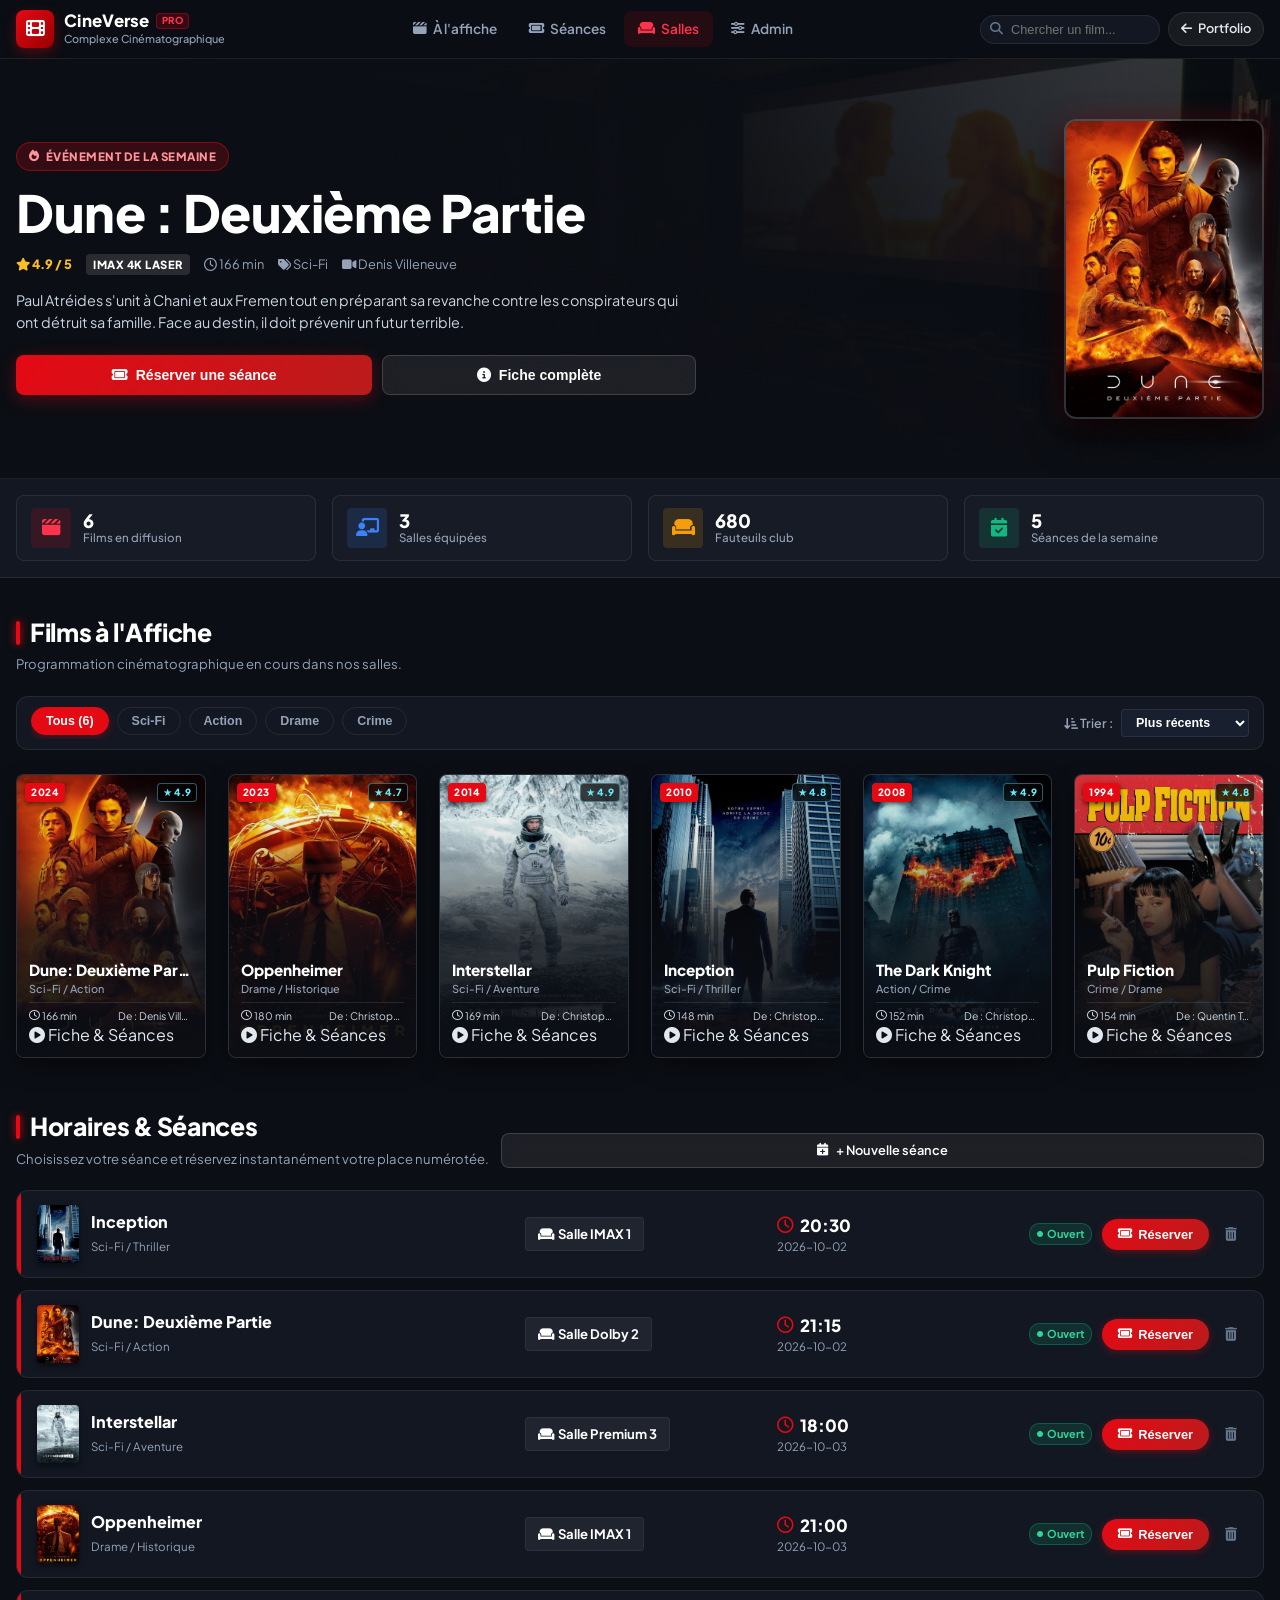
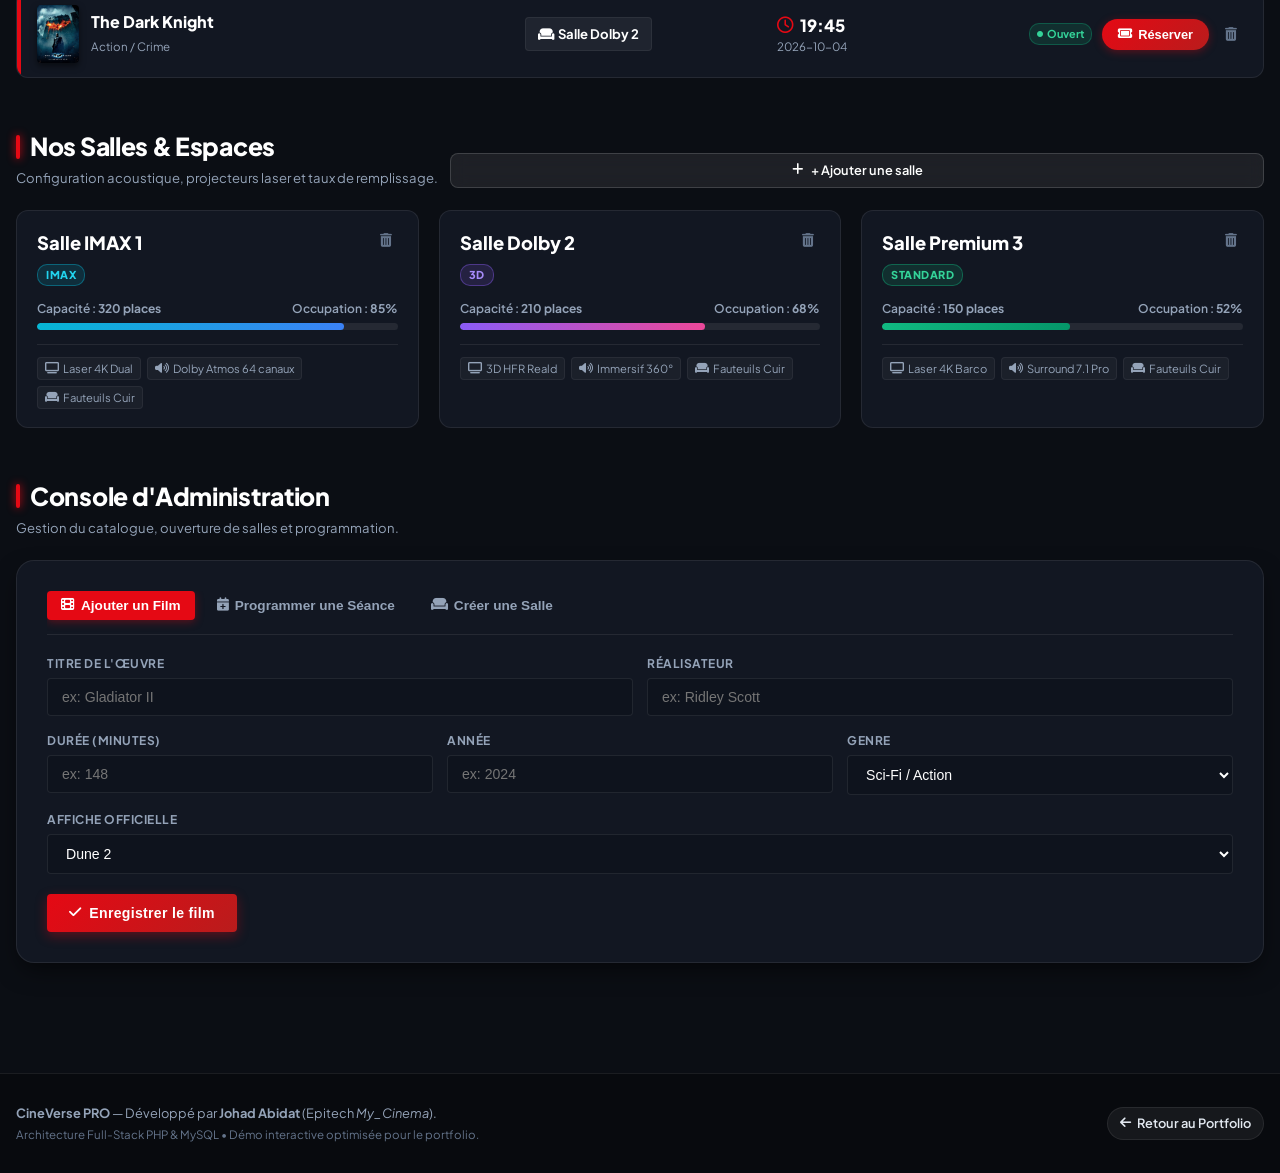
<file: demos/my-cinema/index.html>
<!DOCTYPE html>
<html lang="fr">
<head>
    <meta charset="UTF-8">
    <meta name="viewport" content="width=device-width, initial-scale=1.0, maximum-scale=1.0, user-scalable=no">
    <title>CineVerse PRO — Complexe & Programmation Cinéma</title>
    <link rel="stylesheet" href="https://cdnjs.cloudflare.com/ajax/libs/font-awesome/6.4.0/css/all.min.css">
    <link rel="stylesheet" href="style.css?v=20261001_V3_RESPONSIVE">
</head>
<body>

    <!-- Top Navigation Bar -->
    <header class="cinema-nav">
        <div class="nav-container">
            <a href="index.html" class="nav-brand">
                <div class="brand-icon-box">
                    <i class="fa-solid fa-film"></i>
                </div>
                <div class="brand-text">
                    <h1>CineVerse <span class="brand-badge">PRO</span></h1>
                    <span class="brand-tagline">Complexe Cinématographique</span>
                </div>
            </a>

            <ul class="nav-links">
                <li><a href="#movies-section" class="nav-link active"><i class="fa-solid fa-clapperboard"></i> À l'affiche</a></li>
                <li><a href="#screenings-section" class="nav-link"><i class="fa-solid fa-ticket"></i> Séances</a></li>
                <li><a href="#rooms-section" class="nav-link"><i class="fa-solid fa-couch"></i> Salles</a></li>
                <li><a href="#admin-section" class="nav-link"><i class="fa-solid fa-sliders"></i> Admin</a></li>
            </ul>

            <div class="nav-actions">
                <div class="nav-search-wrap">
                    <i class="fa-solid fa-magnifying-glass"></i>
                    <input type="text" id="global-search-input" class="nav-search-input" placeholder="Chercher un film...">
                </div>

                <a href="../../index.html" class="btn-nav-portfolio" title="Retour au portfolio">
                    <i class="fa-solid fa-arrow-left"></i> Portfolio
                </a>
            </div>
        </div>
    </header>

    <!-- Ergonomic Quick App Tabs (Visible on all devices, especially Mobile & Tablet) -->
    <nav class="quick-app-tabs">
        <div class="quick-tabs-container">
            <a href="#movies-section" class="tab-pill-btn active" id="tab-pill-movies">
                <i class="fa-solid fa-clapperboard"></i> Films (6)
            </a>
            <a href="#screenings-section" class="tab-pill-btn" id="tab-pill-screenings">
                <i class="fa-solid fa-ticket"></i> Séances
            </a>
            <a href="#rooms-section" class="tab-pill-btn" id="tab-pill-rooms">
                <i class="fa-solid fa-couch"></i> Salles
            </a>
            <a href="#admin-section" class="tab-pill-btn" id="tab-pill-admin">
                <i class="fa-solid fa-sliders"></i> Administration
            </a>
        </div>
    </nav>

    <!-- Spotlight Hero Feature -->
    <section class="spotlight-hero">
        <div class="spotlight-backdrop"></div>
        <div class="spotlight-overlay"></div>
        
        <div class="spotlight-content">
            <div class="spotlight-info">
                <div class="spotlight-pill">
                    <i class="fa-solid fa-fire"></i> Événement de la semaine
                </div>
                <h2 class="spotlight-title">Dune : Deuxième Partie</h2>
                
                <div class="spotlight-meta">
                    <span class="meta-rating"><i class="fa-solid fa-star"></i> 4.9 / 5</span>
                    <span class="meta-badge">IMAX 4K LASER</span>
                    <span><i class="fa-regular fa-clock"></i> 166 min</span>
                    <span><i class="fa-solid fa-tags"></i> Sci-Fi</span>
                    <span><i class="fa-solid fa-video"></i> Denis Villeneuve</span>
                </div>
                
                <p class="spotlight-synopsis">
                    Paul Atréides s'unit à Chani et aux Fremen tout en préparant sa revanche contre les conspirateurs qui ont détruit sa famille. Face au destin, il doit prévenir un futur terrible.
                </p>
                
                <div class="spotlight-actions">
                    <button class="btn-spotlight-primary" onclick="openBookingModal('Dune: Deuxième Partie', 'Salle Dolby 2', '2026-10-02 21:15')">
                        <i class="fa-solid fa-ticket"></i> Réserver une séance
                    </button>
                    <button class="btn-spotlight-secondary" onclick="openDetailsModal(3)">
                        <i class="fa-solid fa-circle-info"></i> Fiche complète
                    </button>
                </div>
            </div>

            <div class="spotlight-card-preview">
                <img src="posters/dune2.jpg" alt="Dune 2 Affiche">
            </div>
        </div>
    </section>

    <!-- Stats Ribbon -->
    <section class="stats-ribbon">
        <div class="stats-grid">
            <div class="stat-box">
                <div class="stat-icon red"><i class="fa-solid fa-clapperboard"></i></div>
                <div class="stat-info">
                    <h3 id="stat-movies-count">6</h3>
                    <p>Films en diffusion</p>
                </div>
            </div>

            <div class="stat-box">
                <div class="stat-icon blue"><i class="fa-solid fa-chalkboard-user"></i></div>
                <div class="stat-info">
                    <h3 id="stat-rooms-count">3</h3>
                    <p>Salles équipées</p>
                </div>
            </div>

            <div class="stat-box">
                <div class="stat-icon gold"><i class="fa-solid fa-couch"></i></div>
                <div class="stat-info">
                    <h3 id="stat-seats-count">680</h3>
                    <p>Fauteuils club</p>
                </div>
            </div>

            <div class="stat-box">
                <div class="stat-icon emerald"><i class="fa-solid fa-calendar-check"></i></div>
                <div class="stat-info">
                    <h3 id="stat-screenings-count">5</h3>
                    <p>Séances de la semaine</p>
                </div>
            </div>
        </div>
    </section>

    <!-- Main Content Layout -->
    <main class="main-wrapper">

        <!-- SECTION 1 : FILMS À L'AFFICHE -->
        <section class="section-block" id="movies-section">
            <div class="section-header">
                <div>
                    <div class="section-title-wrap">
                        <span class="section-indicator"></span>
                        <h2 class="section-title">Films à l'Affiche</h2>
                    </div>
                    <p class="section-subtitle">Programmation cinématographique en cours dans nos salles.</p>
                </div>
            </div>

            <!-- Filters & Sorting Bar -->
            <div class="filter-bar">
                <div class="filter-pills-scroll" id="genre-filter-pills">
                    <button class="filter-pill active" data-genre="all">Tous (6)</button>
                    <button class="filter-pill" data-genre="Sci-Fi">Sci-Fi</button>
                    <button class="filter-pill" data-genre="Action">Action</button>
                    <button class="filter-pill" data-genre="Drame">Drame</button>
                    <button class="filter-pill" data-genre="Crime">Crime</button>
                </div>

                <div class="sort-group">
                    <label for="sort-select" class="sort-label"><i class="fa-solid fa-arrow-down-short-wide"></i> Trier :</label>
                    <select id="sort-select" class="sort-select">
                        <option value="recent">Plus récents</option>
                        <option value="duration-desc">Durée (longs)</option>
                        <option value="duration-asc">Durée (courts)</option>
                        <option value="title-asc">Titre (A à Z)</option>
                    </select>
                </div>
            </div>

            <!-- Movies Grid Container -->
            <div id="movies-container" class="movies-grid">
                <!-- Dynamically rendered via app.js -->
            </div>
        </section>

        <!-- SECTION 2 : SÉANCES PROGRAMMÉES (PLACÉ EN HAUT POUR MEILLEURE ERGONOMIE) -->
        <section class="section-block" id="screenings-section">
            <div class="section-header">
                <div>
                    <div class="section-title-wrap">
                        <span class="section-indicator"></span>
                        <h2 class="section-title">Horaires & Séances</h2>
                    </div>
                    <p class="section-subtitle">Choisissez votre séance et réservez instantanément votre place numérotée.</p>
                </div>
                <a href="#admin-section" onclick="switchAdminTab('tab-screening')" class="btn-spotlight-secondary" style="padding: 7px 14px; font-size: 0.8rem;">
                    <i class="fa-solid fa-calendar-plus"></i> + Nouvelle séance
                </a>
            </div>

            <div id="screenings-container" class="screenings-list">
                <!-- Dynamically rendered via app.js -->
            </div>
        </section>

        <!-- SECTION 3 : GESTION DES SALLES -->
        <section class="section-block" id="rooms-section">
            <div class="section-header">
                <div>
                    <div class="section-title-wrap">
                        <span class="section-indicator"></span>
                        <h2 class="section-title">Nos Salles & Espaces</h2>
                    </div>
                    <p class="section-subtitle">Configuration acoustique, projecteurs laser et taux de remplissage.</p>
                </div>
                <a href="#admin-section" onclick="switchAdminTab('tab-room')" class="btn-spotlight-secondary" style="padding: 7px 14px; font-size: 0.8rem;">
                    <i class="fa-solid fa-plus"></i> + Ajouter une salle
                </a>
            </div>

            <div id="rooms-container" class="rooms-grid">
                <!-- Dynamically rendered via app.js -->
            </div>
        </section>

        <!-- SECTION 4 : CONSOLE D'ADMINISTRATION -->
        <section class="section-block" id="admin-section">
            <div class="section-header">
                <div>
                    <div class="section-title-wrap">
                        <span class="section-indicator"></span>
                        <h2 class="section-title">Console d'Administration</h2>
                    </div>
                    <p class="section-subtitle">Gestion du catalogue, ouverture de salles et programmation.</p>
                </div>
            </div>

            <div class="admin-card">
                <div class="admin-tabs">
                    <button class="admin-tab active" id="btn-tab-movie" onclick="switchAdminTab('tab-movie')">
                        <i class="fa-solid fa-film"></i> Ajouter un Film
                    </button>
                    <button class="admin-tab" id="btn-tab-screening" onclick="switchAdminTab('tab-screening')">
                        <i class="fa-solid fa-calendar-plus"></i> Programmer une Séance
                    </button>
                    <button class="admin-tab" id="btn-tab-room" onclick="switchAdminTab('tab-room')">
                        <i class="fa-solid fa-couch"></i> Créer une Salle
                    </button>
                </div>

                <!-- Form 1: Ajouter un Film -->
                <div class="admin-form-pane active" id="tab-movie">
                    <form id="add-movie-form">
                        <div class="form-grid-2">
                            <div class="form-group">
                                <label for="title">Titre de l'œuvre</label>
                                <input type="text" id="title" class="form-input" placeholder="ex: Gladiator II" required>
                            </div>
                            <div class="form-group">
                                <label for="director">Réalisateur</label>
                                <input type="text" id="director" class="form-input" placeholder="ex: Ridley Scott" required>
                            </div>
                        </div>

                        <div class="form-grid-3">
                            <div class="form-group">
                                <label for="duration">Durée (minutes)</label>
                                <input type="number" id="duration" class="form-input" placeholder="ex: 148" min="30" max="300" required>
                            </div>
                            <div class="form-group">
                                <label for="release_year">Année</label>
                                <input type="number" id="release_year" class="form-input" placeholder="ex: 2024" min="1950" max="2030" required>
                            </div>
                            <div class="form-group">
                                <label for="genre">Genre</label>
                                <select id="genre" class="form-select" required>
                                    <option value="Sci-Fi / Action">Sci-Fi / Action</option>
                                    <option value="Action / Crime">Action / Crime</option>
                                    <option value="Drame / Historique">Drame / Historique</option>
                                    <option value="Crime / Drame">Crime / Drame</option>
                                    <option value="Thriller / Mystère">Thriller / Mystère</option>
                                </select>
                            </div>
                        </div>

                        <div class="form-group" style="margin-bottom: 20px;">
                            <label for="poster-select">Affiche officielle</label>
                            <select id="poster-select" class="form-select">
                                <option value="posters/dune2.jpg">Dune 2</option>
                                <option value="posters/inception.jpg">Inception</option>
                                <option value="posters/interstellar.jpg">Interstellar</option>
                                <option value="posters/oppenheimer.jpg">Oppenheimer</option>
                                <option value="posters/darkknight.jpg">The Dark Knight</option>
                                <option value="posters/pulpfiction.jpg">Pulp Fiction</option>
                            </select>
                        </div>

                        <button type="submit" class="btn-form-submit">
                            <i class="fa-solid fa-check"></i> Enregistrer le film
                        </button>
                    </form>
                </div>

                <!-- Form 2: Programmer une Séance -->
                <div class="admin-form-pane" id="tab-screening">
                    <form id="add-screening-form">
                        <div class="form-grid-3">
                            <div class="form-group">
                                <label for="screening-movie-select">Film</label>
                                <select id="screening-movie-select" class="form-select" required>
                                    <option value="">Sélectionner un film...</option>
                                </select>
                            </div>

                            <div class="form-group">
                                <label for="screening-room-select">Salle</label>
                                <select id="screening-room-select" class="form-select" required>
                                    <option value="">Sélectionner une salle...</option>
                                </select>
                            </div>

                            <div class="form-group">
                                <label for="screening-date">Date & Heure</label>
                                <input type="datetime-local" id="screening-date" class="form-input" required>
                            </div>
                        </div>

                        <button type="submit" class="btn-form-submit">
                            <i class="fa-solid fa-calendar-check"></i> Programmer la séance
                        </button>
                    </form>
                </div>

                <!-- Form 3: Créer une Salle -->
                <div class="admin-form-pane" id="tab-room">
                    <form id="add-room-form">
                        <div class="form-grid-3">
                            <div class="form-group">
                                <label for="room-name">Nom de la salle</label>
                                <input type="text" id="room-name" class="form-input" placeholder="ex: Salle 4DX" required>
                            </div>
                            <div class="form-group">
                                <label for="room-capacity">Capacité (sièges)</label>
                                <input type="number" id="room-capacity" class="form-input" placeholder="ex: 180" min="20" max="600" required>
                            </div>
                            <div class="form-group">
                                <label for="room-type">Technologie</label>
                                <select id="room-type" class="form-select" required>
                                    <option value="IMAX">IMAX Laser</option>
                                    <option value="3D">Dolby Cinema 3D</option>
                                    <option value="Standard">Numérique Standard 4K</option>
                                </select>
                            </div>
                        </div>

                        <button type="submit" class="btn-form-submit">
                            <i class="fa-solid fa-couch"></i> Créer la salle
                        </button>
                    </form>
                </div>

            </div>
        </section>

    </main>

    <!-- FOOTER -->
    <footer class="cinema-footer">
        <div class="footer-container">
            <div>
                <p><strong>CineVerse PRO</strong> — Développé par <strong>Johad Abidat</strong> (Epitech <em>My_Cinema</em>).</p>
                <p style="font-size: 0.72rem; margin-top: 3px; color: var(--text-subtle);">Architecture Full-Stack PHP & MySQL • Démo interactive optimisée pour le portfolio.</p>
            </div>
            <div>
                <a href="../../index.html" class="btn-nav-portfolio">
                    <i class="fa-solid fa-arrow-left"></i> Retour au Portfolio
                </a>
            </div>
        </div>
    </footer>

    <!-- INTERACTIVE MODAL (Details & Seat Reservation) -->
    <div class="cinema-modal-backdrop" id="cinema-modal-backdrop" onclick="closeModalOnBackdrop(event)">
        <div class="cinema-modal">
            <button class="modal-close-btn" onclick="closeCinemaModal()" aria-label="Fermer">
                <i class="fa-solid fa-xmark"></i>
            </button>

            <div class="modal-header-banner">
                <img id="modal-banner-img" src="posters/cinema-hero-bg.jpg" alt="Cinema Banner">
                <div class="modal-header-gradient"></div>
            </div>

            <div class="modal-body" id="modal-body-content">
                <!-- Injected dynamically via app.js -->
            </div>
        </div>
    </div>

    <!-- Toast Notifications Container -->
    <div id="toast-container"></div>

    <script src="app.js?v=20261001_V3_RESPONSIVE"></script>
</body>
</html>
</file>
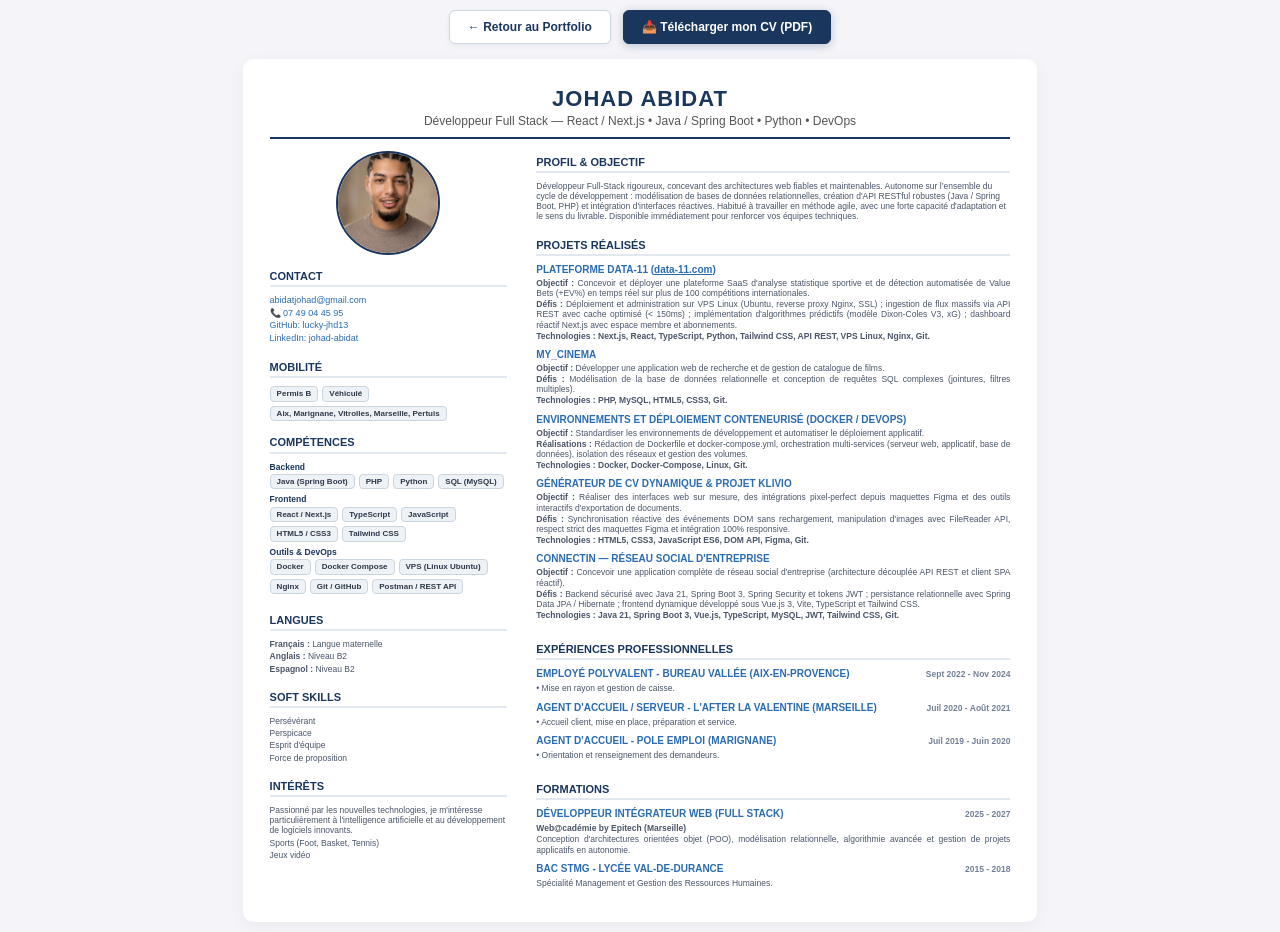
<file: cv.html>
<!DOCTYPE html>
<html lang="fr">
<head>
    <meta charset="UTF-8">
    <meta name="viewport" content="width=device-width, initial-scale=1.0">
    <title>CV - Johad Abidat</title>
    <style>
        body {
            font-family: 'Segoe UI', Tahoma, Geneva, Verdana, sans-serif;
            background-color: #f4f4f9;
            color: #333;
            font-size: 10px; 
            line-height: 1.2;
            margin: 0;
            padding: 10px;
        }
        
        .cv-container {
            max-width: 21cm; 
            margin: auto;
            background: #ffffff;
            padding: 0.7cm;
            border-radius: 10px;
            box-shadow: 0 4px 15px rgba(0,0,0,0.05);
            box-sizing: border-box; 
        }

        header {
            text-align: center;
            border-bottom: 2px solid #1A365D;
            padding-bottom: 8px;
            margin-bottom: 12px;
        }
        header h1 {
            margin: 0;
            font-size: 2.2em;
            color: #1A365D;
            text-transform: uppercase;
            letter-spacing: 1px;
        }
        header h2 {
            margin: 2px 0 0 0;
            font-size: 1.2em;
            color: #555;
            font-weight: 400;
        }

        /* Style des boutons d'action (Téléchargement & Retour Portfolio) */
        .download-btn-container {
            display: flex;
            justify-content: center;
            align-items: center;
            gap: 12px;
            margin-bottom: 15px;
            flex-wrap: wrap;
        }
        .download-btn, .back-portfolio-btn {
            padding: 9px 18px;
            border-radius: 6px;
            font-weight: 600;
            cursor: pointer;
            font-size: 12px;
            text-decoration: none;
            display: inline-flex;
            align-items: center;
            gap: 8px;
            transition: all 0.2s ease;
            box-sizing: border-box;
            line-height: 1.2;
        }
        .download-btn {
            background-color: #1A365D;
            color: white;
            border: 1px solid #1A365D;
            box-shadow: 0 2px 8px rgba(26, 54, 93, 0.25);
        }
        .download-btn:hover {
            background-color: #2B6CB0;
            border-color: #2B6CB0;
            transform: translateY(-1px);
        }
        .back-portfolio-btn {
            background-color: #ffffff;
            color: #1A365D;
            border: 1px solid #CBD5E1;
            box-shadow: 0 2px 6px rgba(0, 0, 0, 0.05);
        }
        .back-portfolio-btn:hover {
            background-color: #F8FAFC;
            border-color: #1A365D;
            color: #0F172A;
            transform: translateY(-1px);
        }

        .cv-body {
            display: grid;
            grid-template-columns: 32% 64%; 
            gap: 4%;
        }

        .section-title {
            color: #1A365D;
            border-bottom: 2px solid #E2E8F0;
            padding-bottom: 2px;
            margin-top: 5px;
            margin-bottom: 8px;
            font-size: 1.1em;
            text-transform: uppercase;
        }
        
        .left-column {
            display: flex;
            flex-direction: column;
            gap: 10px;
        }
        .profile-pic {
            width: 100px;
            height: 100px;
            border-radius: 50%;
            object-fit: cover;
            border: 2px solid #1A365D;
            margin: 0 auto;
            display: block;
        }
        .contact-info a, .contact-info p {
            display: block;
            color: #2B6CB0;
            text-decoration: none;
            margin: 2px 0;
            font-weight: 500;
            font-size: 0.9em;
            word-break: break-word;
        }
        .skills-list {
            display: flex;
            gap: 4px;
            flex-wrap: wrap;
        }
        .skill-badge {
            background-color: #EDF2F7;
            color: #2D3748;
            padding: 2px 6px;
            border-radius: 4px;
            font-weight: 600;
            font-size: 0.8em;
            border: 1px solid #CBD5E0;
        }
        .skill-category {
            margin-bottom: 5px;
        }
        .skill-cat-title {
            font-size: 0.85em;
            font-weight: 700;
            color: #1A365D;
            margin: 3px 0 2px 0;
        }
        .text-small {
            font-size: 0.85em;
            color: #4A5568;
            margin: 2px 0;
        }

        .right-column {
            display: flex;
            flex-direction: column;
            gap: 10px;
        }
        .project {
            margin-bottom: 8px;
        }
        .project h4 {
            margin: 0 0 2px 0;
            font-size: 1em;
            color: #2B6CB0;
            text-transform: uppercase;
        }
        .project p {
            margin: 1px 0;
            color: #4A5568;
            text-align: justify;
            font-size: 0.85em;
        }
        .experience-header {
            display: flex;
            justify-content: space-between;
            align-items: baseline;
        }
        .experience-date {
            font-size: 0.85em;
            color: #718096;
            font-weight: 600;
        }
        .tech-list {
            font-weight: bold;
            color: #1A365D;
        }

        @media screen and (max-width: 768px) {
            body {
                padding: 12px 8px;
                font-size: 12px;
            }
            .cv-container {
                max-width: 100%;
                width: 100%;
                padding: 20px 14px;
                border-radius: 8px;
                box-shadow: 0 2px 10px rgba(0,0,0,0.06);
            }
            .cv-body {
                display: flex;
                flex-direction: column;
                gap: 20px;
            }
            .download-btn-container {
                flex-direction: column;
                width: 100%;
                gap: 8px;
            }
            .download-btn, .back-portfolio-btn {
                width: 100%;
                justify-content: center;
                padding: 10px 16px;
                font-size: 13px;
            }
            .profile-pic {
                width: 110px;
                height: 110px;
            }
            .project p {
                text-align: left;
            }
            header h1 {
                font-size: 1.8em;
            }
            header h2 {
                font-size: 1.1em;
            }
        }

        @media print {
            @page { size: A4; margin: 0.4cm; }
            body { background-color: #ffffff; padding: 0; }
            .cv-container { box-shadow: none; padding: 0; max-width: 21cm; }
            .cv-body { display: grid; grid-template-columns: 32% 64%; gap: 4%; }
            .download-btn-container { display: none; }
        }
    </style>
</head>
<body>

    <div class="download-btn-container">
        <a href="index.html" class="back-portfolio-btn">← Retour au Portfolio</a>
        <button class="download-btn" onclick="window.print()">📥 Télécharger mon CV (PDF)</button>
    </div>

    <div class="cv-container">
        <header>
            <h1>Johad Abidat</h1>
            <h2>Développeur Full Stack — React / Next.js • Java / Spring Boot • Python • DevOps</h2>
        </header>

        <div class="cv-body">
            <aside class="left-column">
                <img src="photo-profil.png" alt="Photo Johad Abidat" class="profile-pic">

                <section>
                    <h3 class="section-title">Contact</h3>
                    <div class="contact-info">
                        <a href="mailto:abidatjohad@gmail.com">abidatjohad@gmail.com</a>
                        <p>📞 07 49 04 45 95</p>
                        <a href="https://github.com/lucky-jhd13" target="_blank">GitHub: lucky-jhd13</a>
                        <a href="https://www.linkedin.com/in/johad-abidat-7305743a7/" target="_blank">LinkedIn: johad-abidat</a>
                    </div>
                </section>

                <section>
                    <h3 class="section-title">Mobilité</h3>
                    <div class="skills-list">
                        <span class="skill-badge">Permis B</span>
                        <span class="skill-badge">Véhiculé</span>
                        <span class="skill-badge">Aix, Marignane, Vitrolles, Marseille, Pertuis</span>
                    </div>
                </section>

                <section>
                    <h3 class="section-title">Compétences</h3>
                    <div class="skill-category">
                        <div class="skill-cat-title">Backend</div>
                        <div class="skills-list">
                            <span class="skill-badge">Java (Spring Boot)</span>
                            <span class="skill-badge">PHP</span>
                            <span class="skill-badge">Python</span>
                            <span class="skill-badge">SQL (MySQL)</span>
                        </div>
                    </div>
                    <div class="skill-category">
                        <div class="skill-cat-title">Frontend</div>
                        <div class="skills-list">
                            <span class="skill-badge">React / Next.js</span>
                            <span class="skill-badge">TypeScript</span>
                            <span class="skill-badge">JavaScript</span>
                            <span class="skill-badge">HTML5 / CSS3</span>
                            <span class="skill-badge">Tailwind CSS</span>
                        </div>
                    </div>
                    <div class="skill-category">
                        <div class="skill-cat-title">Outils & DevOps</div>
                        <div class="skills-list">
                            <span class="skill-badge">Docker</span>
                            <span class="skill-badge">Docker Compose</span>
                            <span class="skill-badge">VPS (Linux Ubuntu)</span>
                            <span class="skill-badge">Nginx</span>
                            <span class="skill-badge">Git / GitHub</span>
                            <span class="skill-badge">Postman / REST API</span>
                        </div>
                    </div>
                </section>

                <section>
                    <h3 class="section-title">Langues</h3>
                    <p class="text-small"><strong>Français :</strong> Langue maternelle</p>
                    <p class="text-small"><strong>Anglais :</strong> Niveau B2</p>
                    <p class="text-small"><strong>Espagnol :</strong> Niveau B2</p>
                </section>

                <section>
                    <h3 class="section-title">Soft Skills</h3>
                    <p class="text-small">Persévérant</p>
                    <p class="text-small">Perspicace</p>
                    <p class="text-small">Esprit d'équipe</p>
                    <p class="text-small">Force de proposition</p>
                </section>
                
                <section>
                    <h3 class="section-title">Intérêts</h3>
                    <p class="text-small">Passionné par les nouvelles technologies, je m'intéresse particulièrement à l'intelligence artificielle et au développement de logiciels innovants.</p>
                    <p class="text-small">Sports (Foot, Basket, Tennis)</p>
                    <p class="text-small">Jeux vidéo</p>
                </section>
            </aside>

            <main class="right-column">
                <section>
                    <h3 class="section-title">Profil & Objectif</h3>
                    <p class="text-small">
                        Développeur Full-Stack rigoureux, concevant des architectures web fiables et maintenables. Autonome sur l’ensemble du cycle de développement : modélisation de bases de données relationnelles, création d'API RESTful robustes (Java / Spring Boot, PHP) et intégration d'interfaces réactives. Habitué à travailler en méthode agile, avec une forte capacité d'adaptation et le sens du livrable. Disponible immédiatement pour renforcer vos équipes techniques.
                    </p>
                </section>

                <section>
                    <h3 class="section-title">Projets Réalisés</h3>
                    
                    <div class="project">
                        <h4>Plateforme DATA-11 (<a href="https://data-11.com" target="_blank" style="text-transform: none; color: inherit;">data-11.com</a>)</h4>
                        <p><strong>Objectif :</strong> Concevoir et déployer une plateforme SaaS d'analyse statistique sportive et de détection automatisée de Value Bets (+EV%) en temps réel sur plus de 100 compétitions internationales.</p>
                        <p><strong>Défis :</strong> Déploiement et administration sur VPS Linux (Ubuntu, reverse proxy Nginx, SSL) ; ingestion de flux massifs via API REST avec cache optimisé (< 150ms) ; implémentation d'algorithmes prédictifs (modèle Dixon-Coles V3, xG) ; dashboard réactif Next.js avec espace membre et abonnements.</p>
                        <p class="tech-list">Technologies : Next.js, React, TypeScript, Python, Tailwind CSS, API REST, VPS Linux, Nginx, Git.</p>
                    </div>

                    <div class="project">
                        <h4>My_cinema</h4>
                        <p><strong>Objectif :</strong> Développer une application web de recherche et de gestion de catalogue de films.</p>
                        <p><strong>Défis :</strong> Modélisation de la base de données relationnelle et conception de requêtes SQL complexes (jointures, filtres multiples).</p>
                        <p class="tech-list">Technologies : PHP, MySQL, HTML5, CSS3, Git.</p>
                    </div>

                    <div class="project">
                        <h4>Environnements et Déploiement Conteneurisé (Docker / DevOps)</h4>
                        <p><strong>Objectif :</strong> Standardiser les environnements de développement et automatiser le déploiement applicatif.</p>
                        <p><strong>Réalisations :</strong> Rédaction de Dockerfile et docker-compose.yml, orchestration multi-services (serveur web, applicatif, base de données), isolation des réseaux et gestion des volumes.</p>
                        <p class="tech-list">Technologies : Docker, Docker-Compose, Linux, Git.</p>
                    </div>

                    <div class="project">
                        <h4>Générateur de CV Dynamique & Projet Klivio</h4>
                        <p><strong>Objectif :</strong> Réaliser des interfaces web sur mesure, des intégrations pixel-perfect depuis maquettes Figma et des outils interactifs d'exportation de documents.</p>
                        <p><strong>Défis :</strong> Synchronisation réactive des événements DOM sans rechargement, manipulation d'images avec FileReader API, respect strict des maquettes Figma et intégration 100% responsive.</p>
                        <p class="tech-list">Technologies : HTML5, CSS3, JavaScript ES6, DOM API, Figma, Git.</p>
                    </div>

                    <div class="project">
                        <h4>ConnectIn — Réseau Social d'Entreprise</h4>
                        <p><strong>Objectif :</strong> Concevoir une application complète de réseau social d'entreprise (architecture découplée API REST et client SPA réactif).</p>
                        <p><strong>Défis :</strong> Backend sécurisé avec Java 21, Spring Boot 3, Spring Security et tokens JWT ; persistance relationnelle avec Spring Data JPA / Hibernate ; frontend dynamique développé sous Vue.js 3, Vite, TypeScript et Tailwind CSS.</p>
                        <p class="tech-list">Technologies : Java 21, Spring Boot 3, Vue.js, TypeScript, MySQL, JWT, Tailwind CSS, Git.</p>
                    </div>
                </section>

                <section>
                    <h3 class="section-title">Expériences Professionnelles</h3>
                    <div class="project">
                        <div class="experience-header">
                            <h4>Employé polyvalent - Bureau vallée (Aix-en-Provence)</h4>
                            <span class="experience-date">Sept 2022 - Nov 2024</span>
                        </div>
                        <p>• Mise en rayon et gestion de caisse.</p>
                    </div>
                    <div class="project">
                        <div class="experience-header">
                            <h4>Agent d'accueil / Serveur - L'After la Valentine (Marseille)</h4>
                            <span class="experience-date">Juil 2020 - Août 2021</span>
                        </div>
                        <p>• Accueil client, mise en place, préparation et service.</p>
                    </div>
                    <div class="project">
                        <div class="experience-header">
                            <h4>Agent d'accueil - Pole Emploi (Marignane)</h4>
                            <span class="experience-date">Juil 2019 - Juin 2020</span>
                        </div>
                        <p>• Orientation et renseignement des demandeurs.</p>
                    </div>
                </section>

                <section>
                    <h3 class="section-title">Formations</h3>
                    <div class="project">
                        <div class="experience-header">
                            <h4>Développeur Intégrateur Web (Full Stack)</h4>
                            <span class="experience-date">2025 - 2027</span>
                        </div>
                        <p><strong>Web@cadémie by Epitech (Marseille)</strong></p>
                        <p>Conception d'architectures orientées objet (POO), modélisation relationnelle, algorithmie avancée et gestion de projets applicatifs en autonomie.</p>
                    </div>
                    <div class="project">
                        <div class="experience-header">
                            <h4>Bac STMG - Lycée Val-de-Durance</h4>
                            <span class="experience-date">2015 - 2018</span>
                        </div>
                        <p>Spécialité Management et Gestion des Ressources Humaines.</p>
                    </div>
                </section>
            </main>
        </div>
    </div>

</body>
</html>
</file>
<file: demos/cv-generator/style.css>
/* ==========================================================================
   CV STUDIO - Modern Ergonomic CV Builder CSS
   ========================================================================== */

@import url('https://fonts.googleapis.com/css2?family=Plus+Jakarta+Sans:wght@300;400;500;600;700;800&family=Space+Grotesk:wght@500;700&display=swap');

:root {
    --theme-color: #2563eb;
    --theme-color-light: #eff6ff;
    --theme-color-dark: #1d4ed8;
    --bg-page: #f8fafc;
    --panel-bg: #ffffff;
    --border-color: #e2e8f0;
    --text-primary: #0f172a;
    --text-secondary: #475569;
    --text-muted: #94a3b8;
    --font-sans: 'Plus Jakarta Sans', -apple-system, BlinkMacSystemFont, sans-serif;
    --font-heading: 'Space Grotesk', sans-serif;
}

* {
    box-sizing: border-box;
}

body {
    font-family: var(--font-sans);
    background-color: var(--bg-page);
    color: var(--text-primary);
    margin: 0;
    padding: 0;
    line-height: 1.5;
    -webkit-font-smoothing: antialiased;
}

/* ---------------- Top Navbar ---------------- */
.app-navbar {
    background: #ffffff;
    border-bottom: 1px solid var(--border-color);
    padding: 14px 28px;
    display: flex;
    align-items: center;
    justify-content: space-between;
    position: sticky;
    top: 0;
    z-index: 100;
    box-shadow: 0 1px 3px rgba(0,0,0,0.02);
}

.brand-wrapper {
    display: flex;
    align-items: center;
    gap: 12px;
}

.brand-badge {
    width: 36px;
    height: 36px;
    border-radius: 10px;
    background: linear-gradient(135deg, var(--theme-color) 0%, var(--theme-color-dark) 100%);
    color: #ffffff;
    display: flex;
    align-items: center;
    justify-content: center;
    font-weight: 800;
    font-size: 18px;
    box-shadow: 0 4px 12px rgba(37, 99, 235, 0.25);
    transition: background 0.3s;
}

.brand-title {
    font-family: var(--font-heading);
    font-weight: 700;
    font-size: 18px;
    margin: 0;
    color: var(--text-primary);
    letter-spacing: -0.5px;
}

.brand-sub {
    font-size: 11px;
    color: var(--text-muted);
    font-weight: 500;
    text-transform: uppercase;
    letter-spacing: 0.5px;
}

/* Toolbar Controls */
.nav-actions {
    display: flex;
    align-items: center;
    gap: 16px;
}

.color-picker-group {
    display: flex;
    align-items: center;
    gap: 8px;
    background: #f1f5f9;
    padding: 4px 8px;
    border-radius: 9999px;
}

.color-dot {
    width: 20px;
    height: 20px;
    border-radius: 50%;
    cursor: pointer;
    border: 2px solid transparent;
    transition: transform 0.2s, border-color 0.2s;
}

.color-dot:hover {
    transform: scale(1.15);
}

.color-dot.active {
    border-color: #0f172a;
    transform: scale(1.1);
}

.btn-nav {
    display: inline-flex;
    align-items: center;
    gap: 8px;
    padding: 8px 16px;
    border-radius: 10px;
    font-size: 13px;
    font-weight: 600;
    cursor: pointer;
    border: 1px solid transparent;
    transition: all 0.2s ease;
}

.btn-outline-nav {
    background: #ffffff;
    border-color: var(--border-color);
    color: var(--text-secondary);
}

.btn-outline-nav:hover {
    background: #f8fafc;
    color: var(--text-primary);
    border-color: #cbd5e1;
}

.btn-accent-nav {
    background: var(--theme-color);
    color: #ffffff;
    box-shadow: 0 4px 14px rgba(37, 99, 235, 0.25);
}

.btn-accent-nav:hover {
    filter: brightness(1.08);
    transform: translateY(-1px);
}

/* ---------------- Main Layout ---------------- */
.app-container {
    max-width: 1600px;
    margin: 0 auto;
    padding: 24px 28px;
    display: grid;
    grid-template-columns: 460px 1fr;
    gap: 32px;
    align-items: start;
}

@media (max-width: 1200px) {
    .app-container {
        grid-template-columns: 1fr;
    }
    .preview-container {
        position: static;
        margin-top: 24px;
    }
}


/* ---------------- Editor Side ---------------- */
.editor-panel {
    background: var(--panel-bg);
    border: 1px solid var(--border-color);
    border-radius: 16px;
    padding: 24px;
    box-shadow: 0 4px 20px rgba(0,0,0,0.03);
}

.editor-section {
    margin-bottom: 24px;
    padding-bottom: 20px;
    border-bottom: 1px solid #f1f5f9;
}

.editor-section:last-child {
    border-bottom: none;
    margin-bottom: 0;
    padding-bottom: 0;
}

.section-head {
    display: flex;
    align-items: center;
    justify-content: space-between;
    margin-bottom: 16px;
}

.section-title {
    font-size: 14px;
    font-weight: 700;
    text-transform: uppercase;
    letter-spacing: 0.5px;
    color: var(--text-primary);
    display: flex;
    align-items: center;
    gap: 8px;
}

.section-title svg {
    color: var(--theme-color);
}

/* Photo Dropzone */
.photo-upload-box {
    display: flex;
    align-items: center;
    gap: 16px;
    background: #f8fafc;
    border: 1px dashed #cbd5e1;
    border-radius: 12px;
    padding: 12px 16px;
    margin-bottom: 16px;
    transition: border-color 0.2s;
}

.photo-upload-box:hover {
    border-color: var(--theme-color);
}

.photo-thumb {
    width: 52px;
    height: 52px;
    border-radius: 50%;
    object-fit: cover;
    border: 2px solid #ffffff;
    box-shadow: 0 2px 8px rgba(0,0,0,0.1);
}

.photo-input-label {
    font-size: 12px;
    font-weight: 600;
    color: var(--theme-color);
    cursor: pointer;
    background: var(--theme-color-light);
    padding: 6px 12px;
    border-radius: 8px;
    display: inline-block;
}

/* Form Controls */
.form-grid-2 {
    display: grid;
    grid-template-columns: 1fr 1fr;
    gap: 12px;
    margin-bottom: 12px;
}

.form-group {
    margin-bottom: 12px;
}

.form-label {
    display: block;
    font-size: 12px;
    font-weight: 600;
    color: var(--text-secondary);
    margin-bottom: 5px;
}

.input-field {
    width: 100%;
    padding: 10px 12px;
    border: 1px solid var(--border-color);
    border-radius: 8px;
    font-family: inherit;
    font-size: 13px;
    color: var(--text-primary);
    background: #ffffff;
    transition: all 0.2s;
}

.input-field:focus {
    outline: none;
    border-color: var(--theme-color);
    box-shadow: 0 0 0 3px rgba(37, 99, 235, 0.12);
}

textarea.input-field {
    resize: vertical;
    min-height: 70px;
}

/* Dynamic Item Cards */
.dynamic-item-card {
    background: #f8fafc;
    border: 1px solid var(--border-color);
    border-radius: 10px;
    padding: 12px;
    margin-bottom: 12px;
    position: relative;
    transition: all 0.2s;
}

.dynamic-item-card:hover {
    border-color: #cbd5e1;
    background: #f1f5f9;
}

.btn-remove-item {
    position: absolute;
    top: 10px;
    right: 10px;
    width: 24px;
    height: 24px;
    border-radius: 6px;
    background: transparent;
    border: none;
    color: #ef4444;
    cursor: pointer;
    display: flex;
    align-items: center;
    justify-content: center;
    transition: background 0.2s;
}

.btn-remove-item:hover {
    background: #fee2e2;
}

.btn-add-section {
    width: 100%;
    padding: 9px;
    border: 1px dashed var(--theme-color);
    background: var(--theme-color-light);
    color: var(--theme-color);
    border-radius: 8px;
    font-size: 12px;
    font-weight: 700;
    cursor: pointer;
    display: flex;
    align-items: center;
    justify-content: center;
    gap: 6px;
    transition: all 0.2s;
}

.btn-add-section:hover {
    background: var(--theme-color);
    color: #ffffff;
}

/* Skills input */
.skill-tags-wrapper {
    display: flex;
    flex-wrap: wrap;
    gap: 6px;
    margin-top: 8px;
}

.skill-tag-pill {
    background: #e2e8f0;
    color: #1e293b;
    padding: 4px 10px;
    border-radius: 6px;
    font-size: 11px;
    font-weight: 600;
    display: inline-flex;
    align-items: center;
    gap: 6px;
}

.skill-tag-pill .remove-tag {
    cursor: pointer;
    color: #64748b;
    font-weight: 800;
}

.skill-tag-pill .remove-tag:hover {
    color: #ef4444;
}

/* ---------------- Preview Paper (A4 Style) ---------------- */
.preview-container {
    position: sticky;
    top: 90px;
    display: flex;
    justify-content: center;
}

.a4-sheet {
    width: 100%;
    max-width: 820px;
    min-height: 1120px;
    background: #ffffff;
    border-radius: 12px;
    box-shadow: 0 10px 40px rgba(0, 0, 0, 0.08), 0 1px 3px rgba(0, 0, 0, 0.04);
    border: 1px solid #e2e8f0;
    display: flex;
    flex-direction: column;
    overflow: hidden;
    transition: all 0.3s ease;
}

/* A4 Sheet Header */
.cv-header-band {
    background: linear-gradient(135deg, var(--theme-color) 0%, var(--theme-color-dark) 100%);
    color: #ffffff;
    padding: 36px 40px;
    display: flex;
    align-items: center;
    gap: 28px;
    position: relative;
}

.cv-avatar-frame {
    width: 96px;
    height: 96px;
    border-radius: 50%;
    border: 3px solid rgba(255, 255, 255, 0.9);
    box-shadow: 0 4px 16px rgba(0,0,0,0.15);
    overflow: hidden;
    flex-shrink: 0;
    background: #ffffff;
}

.cv-avatar-frame img {
    width: 100%;
    height: 100%;
    object-fit: cover;
}

.cv-header-text {
    flex-grow: 1;
}

.cv-candidate-name {
    font-family: var(--font-heading);
    font-size: 28px;
    font-weight: 800;
    letter-spacing: -0.5px;
    margin: 0 0 4px 0;
    line-height: 1.15;
}

.cv-candidate-title {
    font-size: 15px;
    font-weight: 600;
    color: rgba(255, 255, 255, 0.9);
    margin: 0 0 14px 0;
    letter-spacing: 0.2px;
}

.cv-quick-contact {
    display: flex;
    flex-wrap: wrap;
    gap: 16px;
    font-size: 12px;
    color: rgba(255, 255, 255, 0.85);
}

.contact-pill-item {
    display: inline-flex;
    align-items: center;
    gap: 6px;
}

/* A4 Sheet Body */
.cv-body-grid {
    display: grid;
    grid-template-columns: 240px 1fr;
    padding: 32px 40px;
    gap: 36px;
    flex-grow: 1;
    background: #ffffff;
}

/* Sidebar Column */
.cv-sidebar-col {
    border-right: 1px solid #f1f5f9;
    padding-right: 28px;
}

.cv-main-col {
    padding-left: 4px;
}

/* Block Styles */
.cv-block {
    margin-bottom: 24px;
}

.cv-block-title {
    font-family: var(--font-heading);
    font-size: 13px;
    font-weight: 800;
    text-transform: uppercase;
    letter-spacing: 1px;
    color: var(--theme-color);
    margin: 0 0 12px 0;
    display: flex;
    align-items: center;
    gap: 8px;
}

.cv-block-title::after {
    content: '';
    flex-grow: 1;
    height: 1.5px;
    background: var(--border-color);
}

.cv-bio-text {
    font-size: 12.5px;
    line-height: 1.6;
    color: var(--text-secondary);
    margin: 0;
    text-align: justify;
}

/* Timeline items */
.cv-timeline-item {
    position: relative;
    padding-left: 18px;
    margin-bottom: 18px;
    border-left: 2px solid var(--theme-color-light);
}

.cv-timeline-item:last-child {
    margin-bottom: 0;
}

.cv-timeline-item::before {
    content: '';
    position: absolute;
    left: -5.5px;
    top: 4px;
    width: 9px;
    height: 9px;
    border-radius: 50%;
    background: var(--theme-color);
    box-shadow: 0 0 0 3px #ffffff;
}

.cv-item-title {
    font-size: 13.5px;
    font-weight: 700;
    color: var(--text-primary);
    margin: 0 0 2px 0;
}

.cv-item-subtitle {
    font-size: 11.5px;
    font-weight: 600;
    color: var(--theme-color);
    margin: 0 0 4px 0;
    display: flex;
    justify-content: space-between;
}

.cv-item-date {
    color: var(--text-muted);
    font-weight: 500;
}

.cv-item-desc {
    font-size: 12px;
    color: var(--text-secondary);
    line-height: 1.5;
    margin: 0;
}

/* Preview Skills Chips */
.preview-skill-chips {
    display: flex;
    flex-wrap: wrap;
    gap: 6px;
}

.preview-chip {
    background: #f1f5f9;
    color: #334155;
    padding: 3px 8px;
    border-radius: 6px;
    font-size: 11px;
    font-weight: 600;
    border: 1px solid #e2e8f0;
}

/* ---------------- Mobile Responsive Stylesheet ---------------- */
@media (max-width: 768px) {
    .app-navbar {
        padding: 12px 16px;
        flex-direction: column;
        align-items: stretch;
        gap: 12px;
    }

    .nav-actions {
        flex-wrap: wrap;
        gap: 8px;
        justify-content: flex-start;
    }

    .theme-picker-bar {
        width: 100%;
        justify-content: space-between;
    }

    .app-container {
        padding: 16px 12px;
    }

    .editor-panel {
        padding: 18px 14px;
    }

    .form-grid-2 {
        grid-template-columns: 1fr;
        gap: 10px;
    }

    .cv-header-band {
        padding: 24px 18px;
        flex-direction: column;
        text-align: center;
        gap: 14px;
    }

    .cv-header-contacts {
        justify-content: center;
    }

    .cv-body-grid {
        grid-template-columns: 1fr;
        padding: 24px 18px;
        gap: 24px;
    }

    .cv-sidebar-col {
        border-right: none;
        border-bottom: 1px solid #f1f5f9;
        padding-right: 0;
        padding-bottom: 20px;
    }

    .cv-main-col {
        padding-left: 0;
    }
}

/* ---------------- Print Stylesheet ---------------- */
@media print {
    body {
        background: #ffffff !important;
        margin: 0 !important;
        padding: 0 !important;
    }

    .app-navbar, .editor-panel {
        display: none !important;
    }

    .app-container {
        display: block !important;
        padding: 0 !important;
        margin: 0 !important;
        max-width: 100% !important;
    }

    .preview-container {
        position: static !important;
        display: block !important;
    }

    .a4-sheet {
        box-shadow: none !important;
        border: none !important;
        border-radius: 0 !important;
        width: 100% !important;
        max-width: 100% !important;
        min-height: 100% !important;
    }

    @page {
        size: A4;
        margin: 0;
    }
}
</file>
<file: demos/klivio/styles.css>
/* ==========================================================================
   KLIVIO - Plateforme E-Learning Moderne & Ergonomique
   Design System : #152237 (Dark Navy), #44DD8A (Vert Émeraude), #15B7E2 (Cyan)
   ========================================================================== */

@import url('https://fonts.googleapis.com/css2?family=Montserrat:wght@300;400;500;600;700;800;900&display=swap');

:root {
    --primary-navy: #152237;
    --navy-light: #1e314f;
    --navy-dark: #0b1120;
    --accent-green: #44DD8A;
    --accent-cyan: #15B7E2;
    --gradient-brand: linear-gradient(95deg, #44DD8A 0%, #15B7E2 100%);
    --bg-light: #f8fafc;
    --text-main: #1e293b;
    --text-muted: #64748b;
    --star-gold: #f59e0b;
    --border-color: #e2e8f0;
    --radius-card: 14px;
    --shadow-soft: 0 10px 25px rgba(0, 0, 0, 0.05);
    --shadow-hover: 0 16px 36px rgba(21, 34, 55, 0.12);
}

* {
    box-sizing: border-box;
    margin: 0;
    padding: 0;
}

html {
    overflow-x: hidden;
    max-width: 100vw;
}

body {
    font-family: 'Montserrat', -apple-system, BlinkMacSystemFont, sans-serif;
    background-color: #ffffff;
    color: var(--text-main);
    line-height: 1.6;
    overflow-x: hidden;
    max-width: 100vw;
    width: 100%;
    -webkit-font-smoothing: antialiased;
}

a {
    color: inherit;
    text-decoration: none;
}

img {
    max-width: 100%;
    display: block;
}

.container {
    max-width: 1200px;
    margin: 0 auto;
    padding: 0 24px;
}

/* ---------------- HEADER & NAVBAR ---------------- */
.header {
    background-color: var(--primary-navy);
    position: sticky;
    top: 0;
    z-index: 100;
    box-shadow: 0 4px 20px rgba(0,0,0,0.15);
}

.nav {
    max-width: 1240px;
    margin: 0 auto;
    padding: 16px 24px;
    display: flex;
    align-items: center;
    justify-content: space-between;
    gap: 20px;
}

.nav_logo {
    height: 34px;
    width: auto;
    object-fit: contain;
}

.nav_links {
    display: flex;
    align-items: center;
    gap: 24px;
    list-style: none;
}

.nav_link {
    color: #ffffff;
    font-size: 14px;
    font-weight: 500;
    transition: color 0.2s;
}

.nav_link:hover {
    color: var(--accent-green);
}

.nav_recherche {
    position: relative;
    flex-grow: 1;
    max-width: 320px;
}

.nav_recherche input {
    width: 100%;
    padding: 10px 16px 10px 38px;
    border-radius: 9999px;
    border: 1px solid rgba(255, 255, 255, 0.15);
    background: rgba(255, 255, 255, 0.08);
    color: #ffffff;
    font-family: inherit;
    font-size: 13px;
    transition: all 0.2s;
}

.nav_recherche input:focus {
    outline: none;
    background: rgba(255, 255, 255, 0.15);
    border-color: var(--accent-green);
}

.nav_recherche .search-icon {
    position: absolute;
    left: 14px;
    top: 50%;
    transform: translateY(-50%);
    color: rgba(255, 255, 255, 0.5);
    font-size: 13px;
}

.nav_buttons {
    display: flex;
    align-items: center;
    gap: 12px;
}

.btn-connexion {
    background: transparent;
    color: #ffffff;
    border: 1px solid rgba(255, 255, 255, 0.25);
    padding: 9px 18px;
    border-radius: 8px;
    font-size: 13px;
    font-weight: 600;
    cursor: pointer;
    transition: all 0.2s;
}

.btn-connexion:hover {
    background: rgba(255, 255, 255, 0.1);
    border-color: #ffffff;
}

.btn-inscription {
    background: var(--gradient-brand);
    color: var(--primary-navy);
    border: none;
    padding: 9px 20px;
    border-radius: 8px;
    font-size: 13px;
    font-weight: 700;
    cursor: pointer;
    box-shadow: 0 4px 15px rgba(68, 221, 138, 0.3);
    transition: transform 0.2s, box-shadow 0.2s;
}

.btn-inscription:hover {
    transform: translateY(-1px);
    box-shadow: 0 6px 20px rgba(68, 221, 138, 0.45);
}

/* ---------------- HERO SECTION ---------------- */
.banierre {
    position: relative;
    min-height: 480px;
    background: linear-gradient(135deg, rgba(21, 34, 55, 0.88) 0%, rgba(11, 17, 32, 0.82) 100%),
                url("resources/ressources/bg-header.png") center/cover no-repeat;
    display: flex;
    flex-direction: column;
    justify-content: center;
    align-items: center;
    text-align: center;
    padding: 70px 24px;
    color: #ffffff;
}

.hero-badge {
    display: inline-flex;
    align-items: center;
    gap: 8px;
    background: rgba(68, 221, 138, 0.15);
    border: 1px solid rgba(68, 221, 138, 0.4);
    color: var(--accent-green);
    font-size: 12px;
    font-weight: 700;
    text-transform: uppercase;
    letter-spacing: 1px;
    padding: 6px 14px;
    border-radius: 9999px;
    margin-bottom: 20px;
}

.titre-hero {
    font-size: clamp(22px, 5.5vw, 38px);
    font-weight: 900;
    letter-spacing: -0.5px;
    line-height: 1.2;
    max-width: 860px;
    margin: 0 auto 16px auto;
    color: #ffffff;
    text-shadow: 0 2px 10px rgba(0,0,0,0.4);
    word-break: break-word;
}

.titre-hero span {
    background: var(--gradient-brand);
    -webkit-background-clip: text;
    -webkit-text-fill-color: transparent;
}

.sous-titre-hero {
    font-size: 16px;
    font-weight: 400;
    color: #cbd5e1;
    max-width: 640px;
    margin: 0 auto 28px auto;
    line-height: 1.6;
}

.hero-actions {
    display: flex;
    gap: 16px;
    justify-content: center;
    flex-wrap: wrap;
}

.btn-hero-primary {
    background: var(--gradient-brand);
    color: var(--primary-navy);
    font-weight: 800;
    font-size: 14px;
    padding: 14px 30px;
    border-radius: 10px;
    border: none;
    cursor: pointer;
    box-shadow: 0 8px 24px rgba(68, 221, 138, 0.35);
    transition: all 0.2s ease;
}

.btn-hero-primary:hover {
    transform: translateY(-2px);
    box-shadow: 0 12px 30px rgba(68, 221, 138, 0.5);
}

.btn-hero-secondary {
    background: rgba(255, 255, 255, 0.12);
    color: #ffffff;
    font-weight: 600;
    font-size: 14px;
    padding: 14px 28px;
    border-radius: 10px;
    border: 1px solid rgba(255, 255, 255, 0.25);
    cursor: pointer;
    backdrop-filter: blur(8px);
    transition: all 0.2s;
}

.btn-hero-secondary:hover {
    background: rgba(255, 255, 255, 0.2);
}

/* Stats Ribbon */
.stats-ribbon {
    background: #ffffff;
    border-bottom: 1px solid var(--border-color);
    padding: 24px 0;
}

.stats-grid {
    display: flex;
    justify-content: space-around;
    align-items: center;
    flex-wrap: wrap;
    gap: 20px;
    text-align: center;
}

.stat-item h4 {
    font-size: 24px;
    font-weight: 900;
    color: var(--primary-navy);
    margin: 0;
}

.stat-item p {
    font-size: 12px;
    color: var(--text-muted);
    font-weight: 600;
    text-transform: uppercase;
    letter-spacing: 0.5px;
    margin: 2px 0 0 0;
}

/* ---------------- SECTION HEADERS ---------------- */
.section-populaires {
    padding: 70px 0;
    background-color: var(--bg-light);
}

.section-head-wrap {
    display: flex;
    justify-content: space-between;
    align-items: flex-end;
    margin-bottom: 36px;
}

.titre-section {
    font-size: 26px;
    font-weight: 800;
    color: var(--primary-navy);
    letter-spacing: -0.5px;
    position: relative;
    padding-left: 16px;
}

.titre-section::before {
    content: '';
    position: absolute;
    left: 0;
    top: 4px;
    bottom: 4px;
    width: 5px;
    border-radius: 4px;
    background: var(--gradient-brand);
}

.titre-section.titre-blanc {
    color: #ffffff;
}

.sous-titre-section {
    font-size: 14px;
    color: var(--text-muted);
    margin-top: 4px;
    padding-left: 16px;
}

/* ---------------- COURSE CARDS GRID ---------------- */
.grille-formations {
    display: grid;
    grid-template-columns: repeat(auto-fill, minmax(260px, 1fr));
    gap: 28px;
}

.carte {
    background: #ffffff;
    border-radius: var(--radius-card);
    border: 1px solid var(--border-color);
    overflow: hidden;
    box-shadow: var(--shadow-soft);
    display: flex;
    flex-direction: column;
    transition: transform 0.3s cubic-bezier(0.16, 1, 0.3, 1), box-shadow 0.3s ease;
    cursor: pointer;
}

.carte:hover {
    transform: translateY(-6px);
    box-shadow: var(--shadow-hover);
    border-color: #cbd5e1;
}

.carte-image-wrap {
    position: relative;
    width: 100%;
    height: 180px;
    overflow: hidden;
    background: #0f172a;
}

.carte-image-wrap img {
    width: 100%;
    height: 100%;
    object-fit: cover;
    transition: transform 0.5s cubic-bezier(0.16, 1, 0.3, 1);
}

.carte:hover .carte-image-wrap img {
    transform: scale(1.08);
}

.prix-tag {
    position: absolute;
    bottom: 12px;
    right: 12px;
    background: rgba(21, 34, 55, 0.92);
    backdrop-filter: blur(6px);
    color: #ffffff;
    padding: 5px 12px;
    border-radius: 9999px;
    font-size: 13px;
    font-weight: 800;
    box-shadow: 0 4px 12px rgba(0,0,0,0.25);
    border: 1px solid rgba(255,255,255,0.15);
}

.prix-barre {
    font-weight: 500;
    text-decoration: line-through;
    color: #94a3b8;
    font-size: 11px;
    margin-left: 4px;
}

.carte-badge-top {
    position: absolute;
    top: 12px;
    left: 12px;
    background: var(--gradient-brand);
    color: var(--primary-navy);
    font-size: 10px;
    font-weight: 800;
    text-transform: uppercase;
    letter-spacing: 0.5px;
    padding: 3px 8px;
    border-radius: 6px;
}

.carte-contenu {
    padding: 20px;
    display: flex;
    flex-direction: column;
    flex-grow: 1;
    justify-content: space-between;
}

.carte-titre {
    color: var(--primary-navy);
    font-size: 16px;
    font-weight: 800;
    margin: 0 0 6px 0;
    line-height: 1.35;
}

.carte-auteur {
    color: var(--text-muted);
    font-size: 12px;
    font-weight: 500;
    margin: 0 0 10px 0;
}

.carte-avis {
    color: var(--star-gold);
    font-size: 12px;
    margin-bottom: 10px;
    display: flex;
    align-items: center;
    gap: 4px;
}

.carte-note-text {
    color: var(--text-main);
    font-size: 12px;
    font-weight: 700;
    margin-left: 4px;
}

.carte-desc {
    color: var(--text-secondary);
    font-size: 13px;
    line-height: 1.5;
    margin: 0;
}

.bouton-container {
    display: flex;
    justify-content: center;
    margin-top: 48px;
}

.btn-sombre {
    background-color: var(--primary-navy);
    color: #ffffff;
    padding: 13px 32px;
    border: none;
    border-radius: 8px;
    font-size: 14px;
    font-weight: 700;
    cursor: pointer;
    transition: all 0.2s;
}

.btn-sombre:hover {
    background-color: var(--navy-light);
    transform: translateY(-1px);
}

/* ---------------- DARK SECTION (FORMATIONS RÉCENTES) ---------------- */
.section-recentes {
    padding: 80px 0;
    background-color: var(--primary-navy);
    color: #ffffff;
}

.section-recentes .carte {
    background: var(--navy-light);
    border-color: rgba(255, 255, 255, 0.1);
}

.section-recentes .carte-titre {
    color: #ffffff;
}

.section-recentes .carte-auteur {
    color: #94a3b8;
}

.section-recentes .carte-desc {
    color: #cbd5e1;
}

.section-recentes .carte-note-text {
    color: #ffffff;
}

.btn-blanc {
    background-color: #ffffff;
    color: var(--primary-navy);
    padding: 13px 32px;
    border: none;
    border-radius: 8px;
    font-size: 14px;
    font-weight: 700;
    cursor: pointer;
    box-shadow: 0 4px 15px rgba(0,0,0,0.2);
    transition: all 0.2s;
}

.btn-blanc:hover {
    background-color: #f1f5f9;
    transform: translateY(-1px);
}

/* ---------------- TESTIMONIALS SECTION ---------------- */
.section-avis {
    padding: 80px 0;
    background-color: #ffffff;
}

.titre-centre {
    text-align: center;
    font-size: 28px;
    margin-bottom: 50px;
    padding-left: 0;
}

.titre-centre::before {
    display: none;
}

.conteneur-temoignages {
    display: grid;
    grid-template-columns: repeat(auto-fit, minmax(320px, 1fr));
    gap: 32px;
}

.avis-card {
    background: var(--bg-light);
    border: 1px solid var(--border-color);
    border-radius: 16px;
    padding: 32px 28px;
    display: flex;
    flex-direction: column;
    align-items: center;
    text-align: center;
    box-shadow: var(--shadow-soft);
    position: relative;
    transition: transform 0.2s;
}

.avis-card:hover {
    transform: translateY(-4px);
}

.avis-photo {
    width: 76px;
    height: 76px;
    object-fit: cover;
    border-radius: 50%;
    margin-bottom: 16px;
    border: 3px solid var(--accent-green);
    box-shadow: 0 4px 12px rgba(68, 221, 138, 0.25);
}

.avis-nom {
    color: var(--primary-navy);
    font-size: 17px;
    font-weight: 800;
    margin: 0 0 6px 0;
}

.avis-stars {
    color: var(--star-gold);
    font-size: 13px;
    margin-bottom: 14px;
    display: flex;
    gap: 3px;
}

.avis-texte {
    color: var(--text-secondary);
    font-size: 14px;
    line-height: 1.7;
    font-style: italic;
    margin: 0;
}

/* ---------------- AVANTAGES SECTION ---------------- */
.section-avantages {
    padding: 80px 0;
    background-color: var(--bg-light);
}

.conteneur-split {
    display: grid;
    grid-template-columns: 1fr 1fr;
    gap: 60px;
    align-items: center;
}

.align-gauche {
    margin-bottom: 24px;
}

.liste-avantages {
    list-style: none;
    display: flex;
    flex-direction: column;
    gap: 16px;
}

.liste-avantages li {
    display: flex;
    align-items: flex-start;
    gap: 14px;
}

.icone-verte {
    width: 32px;
    height: 32px;
    border-radius: 8px;
    background: rgba(68, 221, 138, 0.15);
    color: var(--accent-green);
    display: flex;
    align-items: center;
    justify-content: center;
    flex-shrink: 0;
    font-size: 14px;
}

.texte-avantage {
    color: var(--text-main);
    font-size: 14px;
    font-weight: 500;
    line-height: 1.5;
    padding-top: 4px;
}

.img-avantages {
    width: 100%;
    border-radius: 16px;
    box-shadow: 0 12px 36px rgba(0,0,0,0.12);
}

/* ---------------- INSTRUCTOR BANNER ---------------- */
.section-instructeur {
    padding: 80px 0;
    background: linear-gradient(135deg, #44DD8A 0%, #15B7E2 100%);
    color: var(--primary-navy);
}

.titre-sombre {
    color: var(--primary-navy);
    font-size: 28px;
    font-weight: 900;
    margin-bottom: 24px;
}

.icone-sombre {
    width: 32px;
    height: 32px;
    border-radius: 8px;
    background: rgba(21, 34, 55, 0.12);
    color: var(--primary-navy);
    display: flex;
    align-items: center;
    justify-content: center;
    flex-shrink: 0;
    font-size: 14px;
}

.texte-sombre {
    color: var(--primary-navy);
    font-size: 14px;
    font-weight: 600;
    line-height: 1.5;
    padding-top: 4px;
}

.img-instructeur {
    width: 100%;
    border-radius: 16px;
    box-shadow: 0 12px 36px rgba(21, 34, 55, 0.25);
}

/* ---------------- CONTACT & SPLIT ---------------- */
.section-split {
    display: flex;
    min-height: 360px;
}

.split-texte {
    flex: 1;
    background-color: #ffffff;
    padding: 60px 48px;
    display: flex;
    flex-direction: column;
    justify-content: center;
}

.titre-split {
    font-size: 24px;
    font-weight: 800;
    color: var(--primary-navy);
    margin-bottom: 16px;
}

.split-texte p {
    font-size: 14px;
    color: var(--text-secondary);
    line-height: 1.7;
}

.split-logo {
    flex: 1;
    background-color: var(--navy-dark);
    display: flex;
    align-items: center;
    justify-content: center;
    padding: 40px;
}

.grand-logo {
    max-width: 240px;
    height: auto;
}

.section-contact {
    background-color: var(--bg-light);
    padding: 70px 0;
}

.container-contact {
    max-width: 680px;
    margin: 0 auto;
    padding: 0 24px;
}

.titre-contact {
    text-align: center;
    font-size: 26px;
    font-weight: 800;
    color: var(--primary-navy);
    margin-bottom: 32px;
}

.form-sombre {
    display: flex;
    flex-direction: column;
    gap: 16px;
}

.ligne-champs {
    display: grid;
    grid-template-columns: 1fr 1fr;
    gap: 16px;
}

.champ-noir, .zone-noir {
    background-color: #ffffff;
    border: 1px solid var(--border-color);
    color: var(--text-main);
    padding: 14px 16px;
    font-family: inherit;
    font-size: 14px;
    border-radius: 8px;
    transition: all 0.2s;
}

.champ-noir:focus, .zone-noir:focus {
    outline: none;
    border-color: var(--accent-green);
    box-shadow: 0 0 0 3px rgba(68, 221, 138, 0.2);
}

.btn-vert-contact {
    background: var(--gradient-brand);
    color: var(--primary-navy);
    font-weight: 800;
    font-size: 14px;
    border: none;
    padding: 14px 36px;
    border-radius: 8px;
    align-self: center;
    cursor: pointer;
    box-shadow: 0 4px 15px rgba(68, 221, 138, 0.3);
    transition: all 0.2s;
}

.btn-vert-contact:hover {
    transform: translateY(-1px);
    box-shadow: 0 8px 24px rgba(68, 221, 138, 0.45);
}

/* ---------------- FOOTER ---------------- */
.barre-separation {
    height: 4px;
    background: var(--gradient-brand);
}

.footer-final {
    background-color: var(--navy-dark);
    color: #ffffff;
    padding: 60px 0 30px 0;
}

.footer-grid {
    display: grid;
    grid-template-columns: 2fr 1fr 1.5fr 1fr;
    gap: 40px;
    padding-bottom: 40px;
}

.col-logo p {
    font-size: 13px;
    color: #94a3b8;
    margin-top: 14px;
    max-width: 280px;
}

.logo-footer {
    height: 32px;
}

.col-liens h4, .col-coords h4 {
    font-size: 14px;
    font-weight: 700;
    color: #ffffff;
    margin-bottom: 16px;
    text-transform: uppercase;
    letter-spacing: 0.5px;
}

.col-liens ul, .col-coords ul {
    list-style: none;
    display: flex;
    flex-direction: column;
    gap: 10px;
}

.col-liens a {
    color: #94a3b8;
    font-size: 13px;
    transition: color 0.2s;
}

.col-liens a:hover {
    color: var(--accent-green);
}

.col-coords li {
    color: #94a3b8;
    font-size: 13px;
    display: flex;
    align-items: center;
    gap: 10px;
}

.col-coords i {
    color: var(--accent-green);
}

.footer-ligne-fine {
    height: 1px;
    background: rgba(255, 255, 255, 0.1);
    margin-bottom: 24px;
}

.footer-bas {
    display: flex;
    justify-content: space-between;
    align-items: center;
    font-size: 12px;
    color: #64748b;
}

.socials {
    display: flex;
    align-items: center;
    gap: 14px;
}

.socials a {
    width: 32px;
    height: 32px;
    border-radius: 50%;
    background: rgba(255, 255, 255, 0.08);
    display: flex;
    align-items: center;
    justify-content: center;
    color: #ffffff;
    transition: all 0.2s;
}

.socials a:hover {
    background: var(--accent-green);
    color: var(--primary-navy);
}

/* ---------------- RESPONSIVE BREAKPOINTS ---------------- */
@media (max-width: 992px) {
    .conteneur-split {
        grid-template-columns: 1fr;
        gap: 40px;
    }
    .footer-grid {
        grid-template-columns: 1fr 1fr;
    }
    .section-split {
        flex-direction: column;
    }
    .titre-hero {
        font-size: 30px;
    }
}

@media (max-width: 640px) {
    .container {
        padding: 0 16px;
    }
    .nav {
        padding: 12px 16px;
        gap: 12px;
    }
    .nav_logo {
        height: 28px;
    }
    .nav_links, .nav_recherche {
        display: none;
    }
    .btn-connexion {
        display: none;
    }
    .btn-inscription {
        padding: 7px 14px;
        font-size: 12px;
    }
    .banierre {
        padding: 46px 16px;
        min-height: auto;
    }
    .hero-badge {
        font-size: 10px;
        letter-spacing: 0.5px;
        padding: 5px 12px;
        white-space: normal;
        text-align: center;
        max-width: 100%;
        line-height: 1.3;
    }
    .titre-hero {
        font-size: 24px;
        line-height: 1.2;
        margin-bottom: 12px;
    }
    .sous-titre-hero {
        font-size: 13px;
        line-height: 1.5;
        margin-bottom: 20px;
    }
    .hero-actions {
        flex-direction: column;
        width: 100%;
        gap: 10px;
    }
    .btn-hero-primary, .btn-hero-secondary {
        width: 100%;
        padding: 12px 18px;
        font-size: 13px;
        text-align: center;
    }
    .stats-ribbon {
        padding: 16px 0;
    }
    .stats-grid {
        display: grid;
        grid-template-columns: 1fr 1fr;
        gap: 14px;
    }
    .stat-item h4 {
        font-size: 20px;
    }
    .stat-item p {
        font-size: 10px;
    }
    .grille-formations {
        grid-template-columns: 1fr;
        gap: 20px;
    }
    .section-populaires, .section-recentes {
        padding: 40px 0;
    }
    .titre-section {
        font-size: 22px;
    }
    .sous-titre-section {
        font-size: 12px;
    }
    .ligne-champs {
        grid-template-columns: 1fr;
    }
    .conteneur-temoignages {
        grid-template-columns: 1fr;
        gap: 20px;
    }
    .avis-card {
        padding: 20px 16px;
    }
    .footer-grid {
        grid-template-columns: 1fr;
    }
    .footer-bas {
        flex-direction: column;
        gap: 14px;
        text-align: center;
    }
}
</file>
<file: demos/my-cinema/style.css>
/* ==========================================================================
   CINEVERSE PRO — Modern, Ultra-Ergonomic & Responsive Cinema Complex Web App
   Mobile-First Architecture, Fluid Typography, Dynamic Tabs & Touch Optimization
   ========================================================================== */

@import url('https://fonts.googleapis.com/css2?family=Plus+Jakarta+Sans:wght@300;400;500;600;700;800;900&display=swap');

:root {
    --bg-main: #0B0E14;
    --bg-surface: #121722;
    --bg-card: #18202F;
    --bg-card-hover: #1F293D;
    --bg-input: #0E131D;
    
    --cinema-red: #E50914;
    --cinema-red-hover: #FF1F2D;
    --cinema-red-glow: rgba(229, 9, 20, 0.35);
    --cinema-accent: #FF334B;
    --cinema-gold: #F59E0B;
    --cinema-cyan: #06B6D4;
    --cinema-blue: #3B82F6;
    --cinema-emerald: #10B981;
    --cinema-purple: #8B5CF6;

    --text-white: #FFFFFF;
    --text-main: #E2E8F0;
    --text-muted: #94A3B8;
    --text-subtle: #64748B;

    --border-subtle: rgba(255, 255, 255, 0.08);
    --border-medium: rgba(255, 255, 255, 0.14);
    --border-active: rgba(229, 9, 20, 0.5);
    
    --radius-xs: 4px;
    --radius-sm: 8px;
    --radius-md: 12px;
    --radius-lg: 18px;
    --radius-xl: 24px;
    
    --shadow-card: 0 10px 25px -5px rgba(0, 0, 0, 0.6);
    --shadow-glow: 0 0 20px var(--cinema-red-glow);
    --transition: all 0.25s cubic-bezier(0.16, 1, 0.3, 1);
}

*, *::before, *::after {
    box-sizing: border-box;
    margin: 0;
    padding: 0;
}

html {
    scroll-behavior: smooth;
    -webkit-text-size-adjust: 100%;
}

body {
    background-color: var(--bg-main);
    color: var(--text-main);
    font-family: 'Plus Jakarta Sans', -apple-system, BlinkMacSystemFont, 'Segoe UI', Roboto, sans-serif;
    line-height: 1.5;
    overflow-x: hidden;
    width: 100%;
    min-height: 100vh;
    -webkit-font-smoothing: antialiased;
}

/* ==========================================================================
   TOP HEADER & NAVIGATION (RESPONSIVE & TOUCH-FRIENDLY)
   ========================================================================== */
.cinema-nav {
    position: sticky;
    top: 0;
    z-index: 1000;
    background: rgba(11, 14, 20, 0.92);
    backdrop-filter: blur(20px);
    -webkit-backdrop-filter: blur(20px);
    border-bottom: 1px solid var(--border-subtle);
    padding: 10px 0;
}

.nav-container {
    max-width: 1320px;
    margin: 0 auto;
    padding: 0 16px;
    display: flex;
    align-items: center;
    justify-content: space-between;
    gap: 12px;
}

.nav-brand {
    display: flex;
    align-items: center;
    gap: 10px;
    text-decoration: none;
    color: var(--text-white);
    flex-shrink: 0;
}

.brand-icon-box {
    width: 38px;
    height: 38px;
    border-radius: var(--radius-sm);
    background: linear-gradient(135deg, var(--cinema-red), #990000);
    display: flex;
    align-items: center;
    justify-content: center;
    box-shadow: 0 4px 12px var(--cinema-red-glow);
    color: white;
    font-size: 1.15rem;
    flex-shrink: 0;
}

.brand-text h1 {
    font-size: 1.05rem;
    font-weight: 800;
    letter-spacing: 0.3px;
    display: flex;
    align-items: center;
    gap: 6px;
    margin: 0;
    color: var(--text-white);
    line-height: 1.2;
}

.brand-badge {
    font-size: 0.6rem;
    font-weight: 800;
    background: rgba(229, 9, 20, 0.2);
    color: var(--cinema-accent);
    border: 1px solid rgba(229, 9, 20, 0.4);
    padding: 1px 5px;
    border-radius: 4px;
    letter-spacing: 0.5px;
    text-transform: uppercase;
}

.brand-tagline {
    font-size: 0.68rem;
    color: var(--text-muted);
    font-weight: 500;
    display: block;
}

/* Nav links desktop */
.nav-links {
    display: none;
    align-items: center;
    list-style: none;
    gap: 4px;
}

@media (min-width: 900px) {
    .nav-links {
        display: flex;
    }
}

.nav-link {
    color: var(--text-muted);
    text-decoration: none;
    font-size: 0.85rem;
    font-weight: 600;
    padding: 8px 14px;
    border-radius: var(--radius-sm);
    transition: var(--transition);
    display: flex;
    align-items: center;
    gap: 6px;
    cursor: pointer;
}

.nav-link:hover, .nav-link.active {
    color: var(--text-white);
    background: rgba(255, 255, 255, 0.08);
}

.nav-link.active {
    color: var(--cinema-accent);
    background: rgba(229, 9, 20, 0.12);
}

/* Right side actions */
.nav-actions {
    display: flex;
    align-items: center;
    gap: 8px;
    flex-shrink: 0;
}

.nav-search-wrap {
    position: relative;
    width: 140px;
    transition: width 0.3s ease;
}

@media (min-width: 600px) {
    .nav-search-wrap {
        width: 180px;
    }
    .nav-search-wrap:focus-within {
        width: 240px;
    }
}

.nav-search-wrap i {
    position: absolute;
    left: 10px;
    top: 50%;
    transform: translateY(-50%);
    color: var(--text-subtle);
    font-size: 0.8rem;
    pointer-events: none;
}

.nav-search-input {
    width: 100%;
    background: var(--bg-surface);
    border: 1px solid var(--border-subtle);
    border-radius: 20px;
    padding: 6px 12px 6px 30px;
    color: var(--text-white);
    font-size: 0.8rem;
    outline: none;
    transition: var(--transition);
}

.nav-search-input:focus {
    border-color: var(--cinema-red);
    background: var(--bg-card);
    box-shadow: 0 0 10px rgba(229, 9, 20, 0.25);
}

.btn-nav-portfolio {
    background: rgba(255, 255, 255, 0.06);
    color: var(--text-main);
    text-decoration: none;
    font-size: 0.8rem;
    font-weight: 600;
    padding: 6px 12px;
    border-radius: 20px;
    border: 1px solid var(--border-subtle);
    display: flex;
    align-items: center;
    gap: 6px;
    transition: var(--transition);
    white-space: nowrap;
}

.btn-nav-portfolio:hover {
    background: rgba(255, 255, 255, 0.15);
    color: white;
}

/* ==========================================================================
   MOBILE & TABLET BOTTOM/TOP APP TABS (ERGONOMIC QUICK SWITCH)
   ========================================================================== */
.quick-app-tabs {
    background: var(--bg-surface);
    border-bottom: 1px solid var(--border-subtle);
    padding: 8px 16px;
    position: sticky;
    top: 59px;
    z-index: 990;
    overflow-x: auto;
    scrollbar-width: none;
    -webkit-overflow-scrolling: touch;
    display: block;
}

@media (min-width: 900px) {
    .quick-app-tabs {
        display: none;
    }
}

.quick-app-tabs::-webkit-scrollbar {
    display: none;
}

.quick-tabs-container {
    max-width: 1320px;
    margin: 0 auto;
    display: flex;
    gap: 8px;
    align-items: center;
}

.tab-pill-btn {
    background: rgba(255, 255, 255, 0.04);
    border: 1px solid var(--border-subtle);
    color: var(--text-muted);
    padding: 7px 14px;
    border-radius: 20px;
    font-size: 0.8rem;
    font-weight: 700;
    white-space: nowrap;
    cursor: pointer;
    transition: var(--transition);
    display: flex;
    align-items: center;
    gap: 6px;
    text-decoration: none;
}

.tab-pill-btn:hover {
    background: rgba(255, 255, 255, 0.1);
    color: white;
}

.tab-pill-btn.active {
    background: var(--cinema-red);
    border-color: var(--cinema-red);
    color: white;
    box-shadow: 0 2px 10px var(--cinema-red-glow);
}

/* ==========================================================================
   SPOTLIGHT HERO (COMPACT, ADAPTIVE & NO OVERFLOW)
   ========================================================================== */
.spotlight-hero {
    position: relative;
    min-height: 420px;
    display: flex;
    align-items: center;
    background-color: #0b0e14;
    overflow: hidden;
    border-bottom: 1px solid var(--border-subtle);
    padding: 40px 0;
}

.spotlight-backdrop {
    position: absolute;
    inset: 0;
    background-image: url('posters/cinema-hero-bg.jpg');
    background-size: cover;
    background-position: center;
    opacity: 0.35;
    filter: saturate(1.2);
    transform: scale(1.02);
}

.spotlight-overlay {
    position: absolute;
    inset: 0;
    background: radial-gradient(circle at 80% 50%, rgba(11, 14, 20, 0.2) 0%, rgba(11, 14, 20, 0.9) 70%, #0b0e14 100%),
                linear-gradient(to top, #0b0e14 0%, rgba(11, 14, 20, 0.7) 40%, transparent 100%),
                linear-gradient(to right, #0b0e14 0%, rgba(11, 14, 20, 0.92) 50%, transparent 100%);
}

.spotlight-content {
    position: relative;
    z-index: 5;
    max-width: 1320px;
    width: 100%;
    margin: 0 auto;
    padding: 0 16px;
    display: flex;
    flex-direction: column;
    align-items: flex-start;
    gap: 24px;
}

@media (min-width: 900px) {
    .spotlight-content {
        flex-direction: row;
        align-items: center;
        justify-content: space-between;
        gap: 40px;
    }
}

.spotlight-info {
    max-width: 680px;
    width: 100%;
}

.spotlight-pill {
    display: inline-flex;
    align-items: center;
    flex-wrap: wrap;
    gap: 6px;
    background: rgba(229, 9, 20, 0.2);
    border: 1px solid rgba(229, 9, 20, 0.45);
    color: #ff949b;
    padding: 5px 12px;
    border-radius: 16px;
    font-size: 0.72rem;
    font-weight: 800;
    letter-spacing: 0.5px;
    text-transform: uppercase;
    margin-bottom: 12px;
    max-width: 100%;
}

.spotlight-title {
    font-size: clamp(1.6rem, 5vw, 3.2rem);
    font-weight: 900;
    color: var(--text-white);
    line-height: 1.15;
    margin-bottom: 12px;
    letter-spacing: -0.5px;
    word-break: break-word;
    overflow-wrap: break-word;
}

.spotlight-meta {
    display: flex;
    flex-wrap: wrap;
    align-items: center;
    gap: 10px 14px;
    font-size: 0.8rem;
    color: var(--text-muted);
    margin-bottom: 14px;
}

.meta-rating {
    color: #FBBF24 !important;
    font-weight: 800;
}

.meta-badge {
    background: rgba(255, 255, 255, 0.12);
    color: var(--text-white);
    padding: 2px 7px;
    border-radius: 4px;
    font-weight: 800;
    font-size: 0.7rem;
    letter-spacing: 0.5px;
}

.spotlight-synopsis {
    font-size: 0.9rem;
    color: #CBD5E1;
    line-height: 1.55;
    margin-bottom: 22px;
    display: -webkit-box;
    -webkit-line-clamp: 3;
    -webkit-box-orient: vertical;
    overflow: hidden;
}

.spotlight-actions {
    display: flex;
    flex-wrap: wrap;
    gap: 10px;
    width: 100%;
}

.btn-spotlight-primary {
    background: linear-gradient(135deg, var(--cinema-red), #b91c1c);
    color: white;
    text-decoration: none;
    font-size: 0.88rem;
    font-weight: 700;
    padding: 11px 20px;
    border-radius: var(--radius-sm);
    display: inline-flex;
    align-items: center;
    justify-content: center;
    gap: 8px;
    box-shadow: 0 4px 16px var(--cinema-red-glow);
    transition: var(--transition);
    border: none;
    cursor: pointer;
    flex: 1 1 auto;
    min-width: 180px;
}

.btn-spotlight-primary:hover {
    background: var(--cinema-red-hover);
    transform: translateY(-2px);
    box-shadow: 0 6px 20px rgba(229, 9, 20, 0.5);
}

.btn-spotlight-secondary {
    background: rgba(255, 255, 255, 0.08);
    color: var(--text-white);
    text-decoration: none;
    font-size: 0.88rem;
    font-weight: 600;
    padding: 11px 18px;
    border-radius: var(--radius-sm);
    border: 1px solid rgba(255, 255, 255, 0.15);
    display: inline-flex;
    align-items: center;
    justify-content: center;
    gap: 8px;
    backdrop-filter: blur(8px);
    transition: var(--transition);
    cursor: pointer;
    flex: 1 1 auto;
    min-width: 160px;
}

.btn-spotlight-secondary:hover {
    background: rgba(255, 255, 255, 0.16);
    border-color: rgba(255, 255, 255, 0.3);
    transform: translateY(-2px);
}

.spotlight-card-preview {
    width: 200px;
    aspect-ratio: 2/3;
    border-radius: var(--radius-md);
    overflow: hidden;
    box-shadow: 0 16px 36px rgba(0, 0, 0, 0.8), 0 0 24px rgba(229, 9, 20, 0.25);
    border: 2px solid rgba(255, 255, 255, 0.15);
    display: none;
    flex-shrink: 0;
}

@media (min-width: 900px) {
    .spotlight-card-preview {
        display: block;
    }
}

.spotlight-card-preview img {
    width: 100%;
    height: 100%;
    object-fit: cover;
}

/* ==========================================================================
   STATS RIBBON (COMPACT GRID)
   ========================================================================== */
.stats-ribbon {
    background: var(--bg-surface);
    border-bottom: 1px solid var(--border-subtle);
    padding: 16px 0;
}

.stats-grid {
    max-width: 1320px;
    margin: 0 auto;
    padding: 0 16px;
    display: grid;
    grid-template-columns: repeat(2, 1fr);
    gap: 10px;
}

@media (min-width: 768px) {
    .stats-grid {
        grid-template-columns: repeat(4, 1fr);
        gap: 16px;
    }
}

.stat-box {
    display: flex;
    align-items: center;
    gap: 12px;
    padding: 12px 14px;
    background: rgba(255, 255, 255, 0.02);
    border: 1px solid var(--border-subtle);
    border-radius: var(--radius-sm);
    transition: var(--transition);
}

.stat-box:hover {
    background: rgba(255, 255, 255, 0.05);
    border-color: rgba(255, 255, 255, 0.12);
}

.stat-icon {
    width: 40px;
    height: 40px;
    border-radius: var(--radius-xs);
    display: flex;
    align-items: center;
    justify-content: center;
    font-size: 1.15rem;
    flex-shrink: 0;
}

.stat-icon.red { background: rgba(229, 9, 20, 0.15); color: var(--cinema-accent); }
.stat-icon.blue { background: rgba(59, 130, 246, 0.15); color: var(--cinema-blue); }
.stat-icon.gold { background: rgba(245, 158, 11, 0.15); color: var(--cinema-gold); }
.stat-icon.emerald { background: rgba(16, 185, 129, 0.15); color: var(--cinema-emerald); }

.stat-info h3 {
    font-size: 1.15rem;
    font-weight: 800;
    color: var(--text-white);
    line-height: 1.1;
}

.stat-info p {
    font-size: 0.72rem;
    color: var(--text-muted);
    font-weight: 500;
    line-height: 1.2;
}

/* ==========================================================================
   MAIN CONTENT WRAPPER & SECTIONS
   ========================================================================== */
.main-wrapper {
    max-width: 1320px;
    margin: 0 auto;
    padding: 36px 16px 60px 16px;
}

.section-block {
    margin-bottom: 50px;
    scroll-margin-top: 120px;
}

.section-header {
    display: flex;
    flex-wrap: wrap;
    align-items: flex-end;
    justify-content: space-between;
    gap: 12px;
    margin-bottom: 22px;
}

.section-title-wrap {
    display: flex;
    align-items: center;
    gap: 10px;
}

.section-indicator {
    width: 4px;
    height: 24px;
    background: var(--cinema-red);
    border-radius: 4px;
    box-shadow: 0 0 8px var(--cinema-red);
}

.section-title {
    font-size: clamp(1.25rem, 3.5vw, 1.55rem);
    font-weight: 800;
    color: var(--text-white);
    letter-spacing: -0.3px;
}

.section-subtitle {
    font-size: 0.82rem;
    color: var(--text-muted);
    margin-top: 3px;
}

/* ==========================================================================
   FILTER & SORT BAR (HORIZONTAL SCROLL ON MOBILE)
   ========================================================================== */
.filter-bar {
    background: var(--bg-surface);
    border: 1px solid var(--border-subtle);
    padding: 10px 14px;
    border-radius: var(--radius-md);
    display: flex;
    flex-direction: column;
    gap: 12px;
    margin-bottom: 24px;
}

@media (min-width: 768px) {
    .filter-bar {
        flex-direction: row;
        align-items: center;
        justify-content: space-between;
    }
}

.filter-pills-scroll {
    display: flex;
    gap: 8px;
    overflow-x: auto;
    padding-bottom: 4px;
    scrollbar-width: none;
    -webkit-overflow-scrolling: touch;
}

.filter-pills-scroll::-webkit-scrollbar {
    display: none;
}

.filter-pill {
    background: transparent;
    border: 1px solid var(--border-subtle);
    color: var(--text-muted);
    padding: 6px 14px;
    border-radius: 20px;
    font-size: 0.78rem;
    font-weight: 700;
    cursor: pointer;
    transition: var(--transition);
    white-space: nowrap;
}

.filter-pill:hover {
    color: var(--text-white);
    border-color: rgba(255, 255, 255, 0.2);
}

.filter-pill.active {
    background: var(--cinema-red);
    border-color: var(--cinema-red);
    color: white;
    box-shadow: 0 2px 8px var(--cinema-red-glow);
}

.sort-group {
    display: flex;
    align-items: center;
    gap: 8px;
    flex-shrink: 0;
}

.sort-label {
    font-size: 0.78rem;
    color: var(--text-muted);
    font-weight: 600;
    white-space: nowrap;
}

.sort-select {
    background: var(--bg-card);
    color: var(--text-white);
    border: 1px solid var(--border-subtle);
    border-radius: var(--radius-xs);
    padding: 5px 10px;
    font-size: 0.78rem;
    font-weight: 600;
    outline: none;
    cursor: pointer;
    transition: var(--transition);
}

.sort-select:focus {
    border-color: var(--cinema-red);
}

/* ==========================================================================
   MOVIES GRID (2 COLUMNS MOBILE, 3-6 DESKTOP)
   ========================================================================== */
.movies-grid {
    display: grid;
    grid-template-columns: repeat(2, 1fr);
    gap: 14px;
}

@media (min-width: 540px) {
    .movies-grid {
        grid-template-columns: repeat(3, 1fr);
        gap: 18px;
    }
}

@media (min-width: 900px) {
    .movies-grid {
        grid-template-columns: repeat(4, 1fr);
        gap: 20px;
    }
}

@media (min-width: 1150px) {
    .movies-grid {
        grid-template-columns: repeat(6, 1fr);
        gap: 22px;
    }
}

.movie-card {
    position: relative;
    border-radius: var(--radius-sm);
    aspect-ratio: 2/3;
    overflow: hidden;
    background: var(--bg-card);
    border: 1px solid var(--border-subtle);
    cursor: pointer;
    box-shadow: var(--shadow-card);
    transition: var(--transition);
    display: flex;
    flex-direction: column;
    justify-content: flex-end;
}

.movie-card:hover {
    transform: translateY(-6px) scale(1.02);
    border-color: var(--cinema-red);
    box-shadow: 0 14px 30px rgba(0, 0, 0, 0.8), 0 0 18px var(--cinema-red-glow);
}

.movie-poster-img {
    position: absolute;
    inset: 0;
    width: 100%;
    height: 100%;
    object-fit: cover;
    transition: transform 0.5s ease;
}

.movie-card:hover .movie-poster-img {
    transform: scale(1.06);
}

.movie-overlay {
    position: absolute;
    inset: 0;
    background: linear-gradient(to top, rgba(11, 14, 20, 0.98) 0%, rgba(11, 14, 20, 0.78) 45%, rgba(11, 14, 20, 0.1) 75%, transparent 100%);
    display: flex;
    flex-direction: column;
    justify-content: flex-end;
    padding: 10px 12px;
    z-index: 2;
}

.movie-top-badges {
    position: absolute;
    top: 8px;
    left: 8px;
    right: 8px;
    display: flex;
    justify-content: space-between;
    align-items: center;
    z-index: 3;
}

.badge-year {
    background: var(--cinema-red);
    color: white;
    font-size: 0.62rem;
    font-weight: 800;
    padding: 2px 6px;
    border-radius: 4px;
    letter-spacing: 0.5px;
    box-shadow: 0 2px 5px rgba(0,0,0,0.6);
}

.badge-format {
    background: rgba(0, 0, 0, 0.7);
    color: #67E8F9;
    border: 1px solid rgba(103, 232, 249, 0.4);
    font-size: 0.62rem;
    font-weight: 800;
    padding: 1px 5px;
    border-radius: 4px;
    backdrop-filter: blur(4px);
}

.movie-card-title {
    font-size: 0.95rem;
    font-weight: 800;
    color: var(--text-white);
    margin-bottom: 2px;
    line-height: 1.2;
    overflow: hidden;
    text-overflow: ellipsis;
    white-space: nowrap;
}

.movie-card-genre {
    font-size: 0.68rem;
    color: #94A3B8;
    margin-bottom: 4px;
    font-weight: 500;
    overflow: hidden;
    text-overflow: ellipsis;
    white-space: nowrap;
}

.movie-card-footer {
    display: flex;
    align-items: center;
    justify-content: space-between;
    font-size: 0.65rem;
    color: #CBD5E1;
    border-top: 1px solid rgba(255, 255, 255, 0.1);
    padding-top: 5px;
}

.movie-card-duration {
    display: flex;
    align-items: center;
    gap: 3px;
    white-space: nowrap;
}

.movie-card-director {
    overflow: hidden;
    text-overflow: ellipsis;
    white-space: nowrap;
    max-width: 75px;
}

/* ==========================================================================
   ROOMS MANAGEMENT (RESPONSIVE CARDS)
   ========================================================================== */
.rooms-grid {
    display: grid;
    grid-template-columns: 1fr;
    gap: 16px;
}

@media (min-width: 680px) {
    .rooms-grid {
        grid-template-columns: repeat(auto-fit, minmax(300px, 1fr));
        gap: 20px;
    }
}

.room-card {
    background: var(--bg-surface);
    border: 1px solid var(--border-subtle);
    border-radius: var(--radius-md);
    padding: 18px 20px;
    transition: var(--transition);
}

.room-card:hover {
    border-color: rgba(255, 255, 255, 0.2);
    transform: translateY(-3px);
    box-shadow: 0 10px 24px rgba(0, 0, 0, 0.5);
}

.room-top {
    display: flex;
    align-items: flex-start;
    justify-content: space-between;
    margin-bottom: 12px;
}

.room-title-box h3 {
    font-size: 1.15rem;
    font-weight: 800;
    color: var(--text-white);
    margin-bottom: 4px;
}

.room-badge-type {
    display: inline-block;
    padding: 2px 8px;
    border-radius: 10px;
    font-size: 0.68rem;
    font-weight: 800;
    letter-spacing: 0.5px;
    text-transform: uppercase;
}

.badge-imax {
    background: rgba(6, 182, 212, 0.15);
    color: #22D3EE;
    border: 1px solid rgba(6, 182, 212, 0.4);
}

.badge-3d {
    background: rgba(139, 92, 246, 0.15);
    color: #A78BFA;
    border: 1px solid rgba(139, 92, 246, 0.4);
}

.badge-standard {
    background: rgba(16, 185, 129, 0.15);
    color: #34D399;
    border: 1px solid rgba(16, 185, 129, 0.4);
}

.room-delete-btn {
    background: transparent;
    border: none;
    color: var(--text-subtle);
    cursor: pointer;
    font-size: 0.85rem;
    padding: 4px 6px;
    border-radius: 4px;
    transition: var(--transition);
}

.room-delete-btn:hover {
    color: #EF4444;
    background: rgba(239, 68, 68, 0.1);
}

.room-capacity-bar {
    margin: 14px 0;
}

.capacity-labels {
    display: flex;
    justify-content: space-between;
    font-size: 0.75rem;
    color: var(--text-muted);
    margin-bottom: 5px;
    font-weight: 600;
}

.progress-track {
    width: 100%;
    height: 7px;
    background: rgba(255, 255, 255, 0.08);
    border-radius: 4px;
    overflow: hidden;
}

.progress-fill {
    height: 100%;
    border-radius: 4px;
}

.progress-fill.cyan { background: linear-gradient(90deg, #06B6D4, #3B82F6); }
.progress-fill.purple { background: linear-gradient(90deg, #8B5CF6, #EC4899); }
.progress-fill.emerald { background: linear-gradient(90deg, #10B981, #059669); }

.room-tech-tags {
    display: flex;
    flex-wrap: wrap;
    gap: 6px;
    margin-top: 14px;
    padding-top: 12px;
    border-top: 1px solid var(--border-subtle);
}

.tech-tag {
    background: rgba(255, 255, 255, 0.04);
    border: 1px solid rgba(255, 255, 255, 0.06);
    color: var(--text-muted);
    font-size: 0.7rem;
    padding: 2px 7px;
    border-radius: 4px;
    display: flex;
    align-items: center;
    gap: 4px;
}

/* ==========================================================================
   SCREENINGS TIMETABLE (ERGONOMIC TICKET CARDS)
   ========================================================================== */
.screenings-list {
    display: flex;
    flex-direction: column;
    gap: 12px;
}

.screening-ticket {
    background: var(--bg-surface);
    border: 1px solid var(--border-subtle);
    border-radius: var(--radius-md);
    padding: 14px 16px;
    display: grid;
    grid-template-columns: 1fr;
    gap: 12px;
    transition: var(--transition);
    position: relative;
    overflow: hidden;
}

@media (min-width: 680px) {
    .screening-ticket {
        grid-template-columns: 2fr 1fr 1fr auto;
        align-items: center;
        gap: 16px;
        padding: 14px 20px;
    }
}

.screening-ticket::before {
    content: '';
    position: absolute;
    left: 0;
    top: 0;
    bottom: 0;
    width: 4px;
    background: var(--cinema-red);
}

.screening-ticket:hover {
    border-color: rgba(255, 255, 255, 0.2);
    background: var(--bg-card);
    transform: translateX(3px);
}

.screening-movie-col {
    display: flex;
    align-items: center;
    gap: 12px;
}

.screening-poster-mini {
    width: 42px;
    height: 58px;
    border-radius: var(--radius-xs);
    object-fit: cover;
    box-shadow: 0 3px 6px rgba(0, 0, 0, 0.5);
    flex-shrink: 0;
}

.screening-movie-title {
    font-size: 1rem;
    font-weight: 800;
    color: var(--text-white);
    margin-bottom: 2px;
    line-height: 1.2;
}

.screening-movie-sub {
    font-size: 0.72rem;
    color: var(--text-muted);
}

.screening-room-col {
    display: flex;
    align-items: center;
}

.screening-time-col {
    display: flex;
    flex-direction: column;
}

.screening-time-badge {
    font-size: 1.05rem;
    font-weight: 800;
    color: var(--text-white);
    display: flex;
    align-items: center;
    gap: 6px;
}

.screening-date-sub {
    font-size: 0.72rem;
    color: var(--text-muted);
}

.screening-status-col {
    display: flex;
    align-items: center;
    justify-content: flex-end;
    gap: 10px;
    width: 100%;
}

@media (max-width: 679px) {
    .screening-status-col {
        border-top: 1px solid rgba(255, 255, 255, 0.08);
        padding-top: 10px;
        justify-content: space-between;
    }
}

.status-pill {
    font-size: 0.68rem;
    font-weight: 700;
    padding: 2px 7px;
    border-radius: 10px;
    display: inline-flex;
    align-items: center;
    gap: 4px;
}

.status-pill.open {
    background: rgba(16, 185, 129, 0.15);
    color: #34D399;
    border: 1px solid rgba(16, 185, 129, 0.3);
}

.btn-book-ticket {
    background: linear-gradient(135deg, var(--cinema-red), #b91c1c);
    color: white;
    border: none;
    padding: 8px 16px;
    border-radius: 20px;
    font-size: 0.8rem;
    font-weight: 700;
    cursor: pointer;
    display: flex;
    align-items: center;
    justify-content: center;
    gap: 6px;
    transition: var(--transition);
    box-shadow: 0 2px 8px var(--cinema-red-glow);
}

.btn-book-ticket:hover {
    background: var(--cinema-red-hover);
    transform: translateY(-1px);
}

.btn-screening-del {
    background: transparent;
    border: none;
    color: var(--text-subtle);
    cursor: pointer;
    font-size: 0.85rem;
    padding: 6px;
    border-radius: 4px;
    transition: var(--transition);
}

.btn-screening-del:hover {
    color: #EF4444;
    background: rgba(239, 68, 68, 0.1);
}

/* ==========================================================================
   ADMIN MANAGEMENT SECTION
   ========================================================================== */
.admin-card {
    background: var(--bg-surface);
    border: 1px solid var(--border-subtle);
    border-radius: var(--radius-lg);
    padding: 20px;
    box-shadow: var(--shadow-card);
}

@media (min-width: 768px) {
    .admin-card {
        padding: 30px;
    }
}

.admin-tabs {
    display: flex;
    gap: 8px;
    border-bottom: 1px solid var(--border-subtle);
    padding-bottom: 14px;
    margin-bottom: 20px;
    overflow-x: auto;
    scrollbar-width: none;
}

.admin-tabs::-webkit-scrollbar {
    display: none;
}

.admin-tab {
    background: transparent;
    border: none;
    color: var(--text-muted);
    font-size: 0.85rem;
    font-weight: 700;
    padding: 7px 14px;
    border-radius: var(--radius-xs);
    cursor: pointer;
    transition: var(--transition);
    display: flex;
    align-items: center;
    gap: 6px;
    white-space: nowrap;
}

.admin-tab:hover {
    color: var(--text-white);
    background: rgba(255, 255, 255, 0.05);
}

.admin-tab.active {
    color: white;
    background: var(--cinema-red);
    box-shadow: 0 2px 8px var(--cinema-red-glow);
}

.admin-form-pane {
    display: none;
    animation: fadeIn 0.25s ease;
}

.admin-form-pane.active {
    display: block;
}

@keyframes fadeIn {
    from { opacity: 0; transform: translateY(4px); }
    to { opacity: 1; transform: translateY(0); }
}

.form-grid-2 {
    display: grid;
    grid-template-columns: 1fr;
    gap: 14px;
    margin-bottom: 16px;
}

@media (min-width: 600px) {
    .form-grid-2 {
        grid-template-columns: repeat(2, 1fr);
    }
}

.form-grid-3 {
    display: grid;
    grid-template-columns: 1fr;
    gap: 14px;
    margin-bottom: 16px;
}

@media (min-width: 600px) {
    .form-grid-3 {
        grid-template-columns: repeat(3, 1fr);
    }
}

.form-group {
    display: flex;
    flex-direction: column;
    gap: 5px;
}

.form-group label {
    font-size: 0.75rem;
    font-weight: 700;
    color: var(--text-muted);
    text-transform: uppercase;
    letter-spacing: 0.5px;
}

.form-input, .form-select {
    background: var(--bg-input);
    border: 1px solid var(--border-subtle);
    border-radius: var(--radius-xs);
    padding: 10px 14px;
    font-size: 0.88rem;
    color: var(--text-white);
    outline: none;
    transition: var(--transition);
    width: 100%;
}

.form-input:focus, .form-select:focus {
    border-color: var(--cinema-red);
    box-shadow: 0 0 8px rgba(229, 9, 20, 0.25);
    background: var(--bg-card);
}

.btn-form-submit {
    background: linear-gradient(135deg, var(--cinema-red), #b91c1c);
    color: white;
    border: none;
    padding: 11px 22px;
    border-radius: var(--radius-xs);
    font-size: 0.88rem;
    font-weight: 800;
    letter-spacing: 0.3px;
    cursor: pointer;
    display: inline-flex;
    align-items: center;
    justify-content: center;
    gap: 8px;
    transition: var(--transition);
    box-shadow: 0 4px 12px var(--cinema-red-glow);
    width: 100%;
}

@media (min-width: 600px) {
    .btn-form-submit {
        width: auto;
    }
}

.btn-form-submit:hover {
    background: var(--cinema-red-hover);
    transform: translateY(-2px);
}

/* ==========================================================================
   MODAL DIALOG (DETAILS & SEAT BOOKING)
   ========================================================================== */
.cinema-modal-backdrop {
    position: fixed;
    inset: 0;
    z-index: 2000;
    background: rgba(0, 0, 0, 0.85);
    backdrop-filter: blur(10px);
    -webkit-backdrop-filter: blur(10px);
    display: flex;
    align-items: center;
    justify-content: center;
    padding: 12px;
    opacity: 0;
    visibility: hidden;
    transition: opacity 0.25s ease, visibility 0.25s ease;
}

.cinema-modal-backdrop.open {
    opacity: 1;
    visibility: visible;
}

.cinema-modal {
    background: var(--bg-surface);
    border: 1px solid var(--border-subtle);
    border-radius: var(--radius-lg);
    max-width: 680px;
    width: 100%;
    max-height: 92vh;
    overflow-y: auto;
    position: relative;
    box-shadow: 0 25px 50px -12px rgba(0, 0, 0, 0.9), 0 0 25px rgba(229, 9, 20, 0.2);
    transform: scale(0.96);
    transition: transform 0.25s cubic-bezier(0.16, 1, 0.3, 1);
}

.cinema-modal-backdrop.open .cinema-modal {
    transform: scale(1);
}

.modal-close-btn {
    position: absolute;
    top: 14px;
    right: 14px;
    width: 32px;
    height: 32px;
    border-radius: 50%;
    background: rgba(0, 0, 0, 0.6);
    border: 1px solid rgba(255, 255, 255, 0.2);
    color: var(--text-white);
    font-size: 0.95rem;
    display: flex;
    align-items: center;
    justify-content: center;
    cursor: pointer;
    z-index: 20;
    transition: var(--transition);
}

.modal-close-btn:hover {
    background: var(--cinema-red);
    transform: rotate(90deg);
}

.modal-header-banner {
    height: 140px;
    position: relative;
    overflow: hidden;
}

@media (min-width: 600px) {
    .modal-header-banner {
        height: 180px;
    }
}

.modal-header-banner img {
    width: 100%;
    height: 100%;
    object-fit: cover;
    filter: brightness(0.5);
}

.modal-header-gradient {
    position: absolute;
    inset: 0;
    background: linear-gradient(to top, var(--bg-surface) 0%, transparent 100%);
}

.modal-body {
    padding: 0 18px 24px 18px;
    position: relative;
}

@media (min-width: 600px) {
    .modal-body {
        padding: 0 28px 28px 28px;
    }
}

.modal-movie-top {
    display: flex;
    gap: 16px;
    margin-top: -45px;
    position: relative;
    z-index: 5;
    margin-bottom: 18px;
}

.modal-poster {
    width: 95px;
    aspect-ratio: 2/3;
    border-radius: var(--radius-sm);
    object-fit: cover;
    box-shadow: 0 8px 20px rgba(0,0,0,0.8);
    border: 2px solid rgba(255, 255, 255, 0.2);
    flex-shrink: 0;
}

@media (min-width: 600px) {
    .modal-poster {
        width: 120px;
    }
}

.modal-title-wrap h2 {
    font-size: clamp(1.2rem, 3.5vw, 1.6rem);
    font-weight: 800;
    color: var(--text-white);
    margin-bottom: 4px;
    line-height: 1.2;
}

/* ==========================================================================
   SEAT SELECTION MAP (MOBILE OPTIMIZED)
   ========================================================================== */
.seat-map-container {
    background: var(--bg-card);
    border: 1px solid var(--border-subtle);
    border-radius: var(--radius-md);
    padding: 16px 12px;
    margin-top: 16px;
    overflow-x: auto;
}

.screen-bar {
    width: 75%;
    height: 5px;
    background: linear-gradient(90deg, transparent, #06B6D4, transparent);
    margin: 0 auto 8px auto;
    border-radius: 4px;
    box-shadow: 0 0 12px #06B6D4;
}

.screen-label {
    text-align: center;
    font-size: 0.68rem;
    color: var(--text-subtle);
    letter-spacing: 2px;
    text-transform: uppercase;
    margin-bottom: 18px;
}

.seats-grid {
    display: flex;
    flex-direction: column;
    gap: 6px;
    align-items: center;
    margin-bottom: 18px;
}

.seat-row {
    display: flex;
    gap: 6px;
}

.seat {
    width: 22px;
    height: 22px;
    border-radius: 3px;
    background: #334155;
    cursor: pointer;
    transition: var(--transition);
}

.seat:hover {
    background: #64748B;
    transform: scale(1.12);
}

.seat.selected {
    background: var(--cinema-emerald);
    box-shadow: 0 0 8px rgba(16, 185, 129, 0.6);
}

.seat.occupied {
    background: #1E293B;
    cursor: not-allowed;
    opacity: 0.35;
}

.seat-legend {
    display: flex;
    flex-wrap: wrap;
    justify-content: center;
    gap: 12px 18px;
    font-size: 0.72rem;
    color: var(--text-muted);
}

.legend-item {
    display: flex;
    align-items: center;
    gap: 5px;
}

.legend-dot {
    width: 12px;
    height: 12px;
    border-radius: 2px;
}

.legend-dot.available { background: #334155; }
.legend-dot.selected { background: var(--cinema-emerald); }
.legend-dot.occupied { background: #1E293B; }

/* ==========================================================================
   FOOTER
   ========================================================================== */
.cinema-footer {
    border-top: 1px solid var(--border-subtle);
    background: #080A0E;
    padding: 30px 0;
    color: var(--text-muted);
    font-size: 0.8rem;
}

.footer-container {
    max-width: 1320px;
    margin: 0 auto;
    padding: 0 16px;
    display: flex;
    flex-direction: column;
    align-items: center;
    text-align: center;
    gap: 14px;
}

@media (min-width: 768px) {
    .footer-container {
        flex-direction: row;
        justify-content: space-between;
        text-align: left;
    }
}

/* ==========================================================================
   TOAST NOTIFICATION
   ========================================================================== */
#toast-container {
    position: fixed;
    bottom: 16px;
    right: 16px;
    left: 16px;
    z-index: 9999;
    display: flex;
    flex-direction: column;
    gap: 8px;
    pointer-events: none;
}

@media (min-width: 600px) {
    #toast-container {
        left: auto;
        min-width: 300px;
        max-width: 420px;
    }
}

.toast {
    background: rgba(18, 23, 33, 0.96);
    backdrop-filter: blur(14px);
    color: white;
    padding: 12px 18px;
    border-radius: var(--radius-sm);
    border: 1px solid rgba(255, 255, 255, 0.12);
    box-shadow: 0 8px 24px rgba(0, 0, 0, 0.8);
    font-size: 0.82rem;
    font-weight: 600;
    display: flex;
    align-items: center;
    gap: 10px;
    animation: toastSlideUp 0.3s cubic-bezier(0.16, 1, 0.3, 1);
    pointer-events: auto;
}

@keyframes toastSlideUp {
    from { transform: translateY(20px); opacity: 0; }
    to { transform: translateY(0); opacity: 1; }
}

.toast.hide {
    opacity: 0;
    transform: translateY(10px);
    transition: all 0.3s ease;
}
</file>
